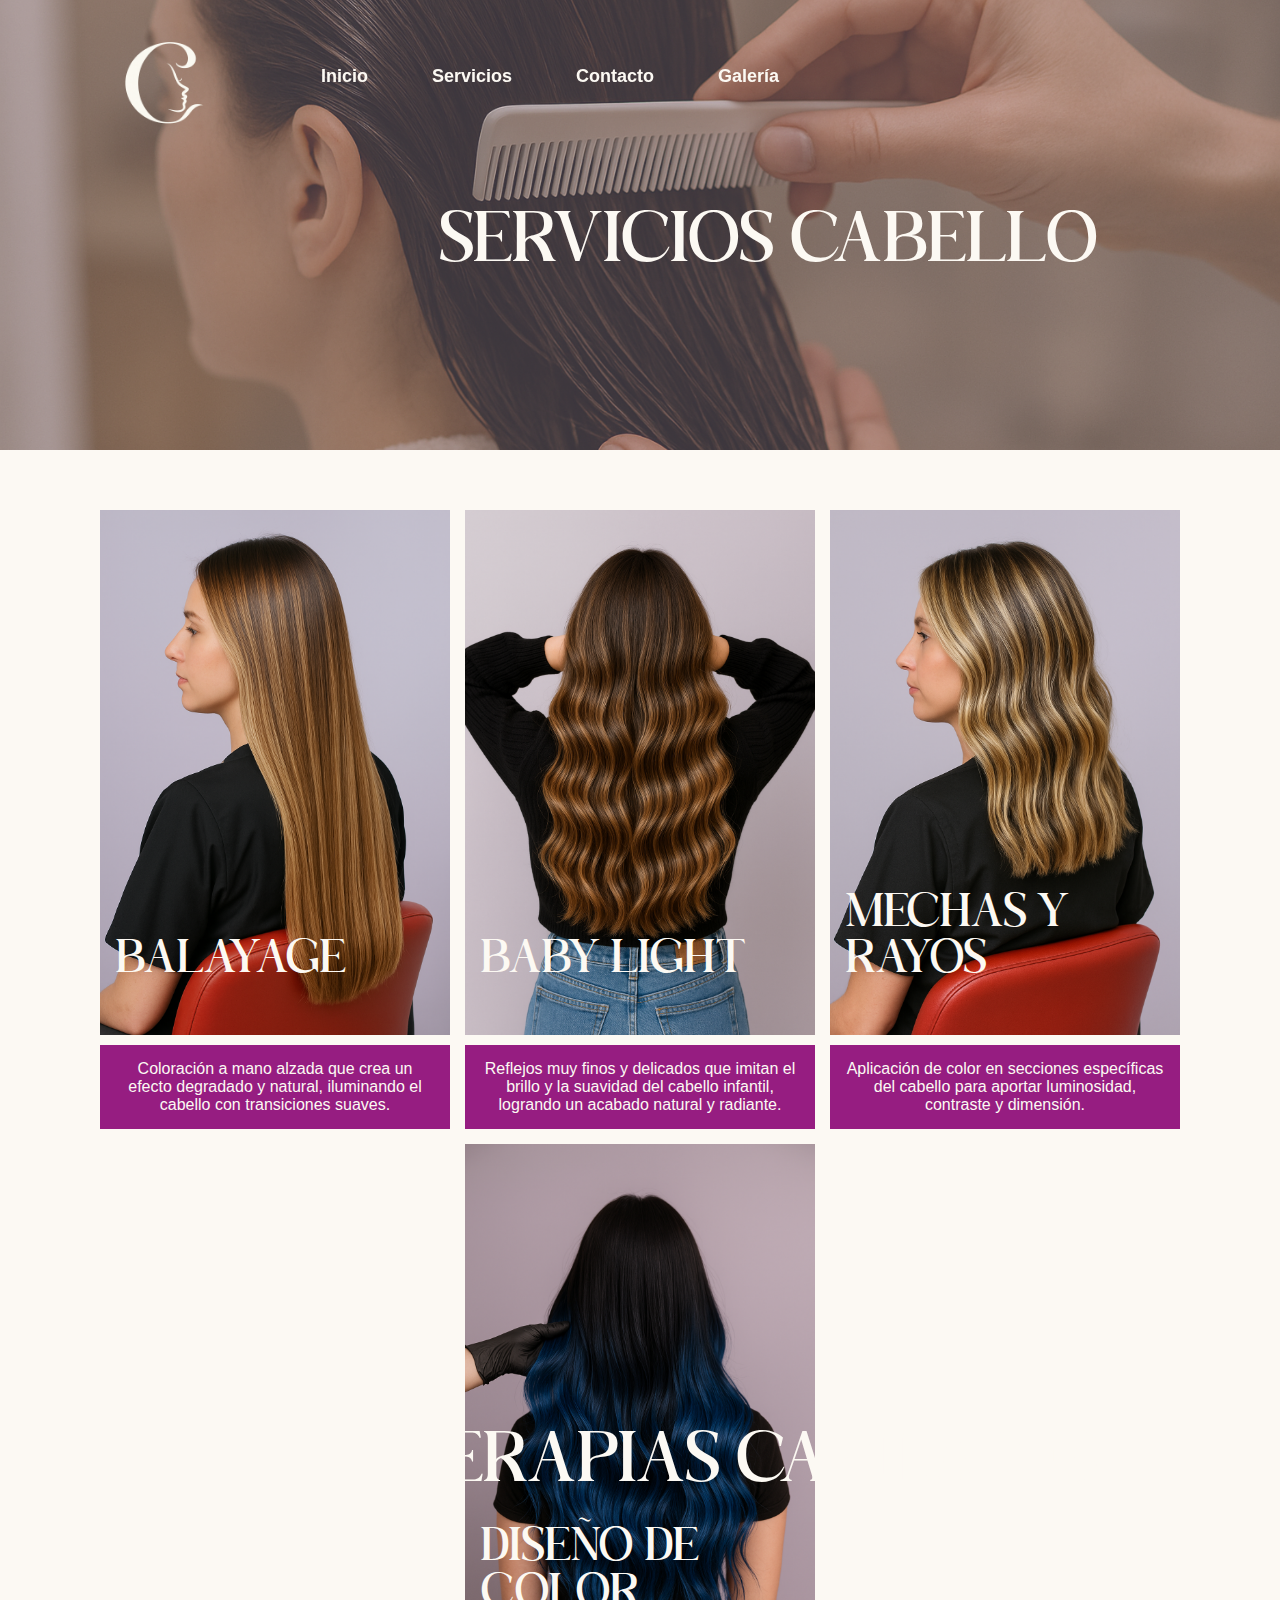
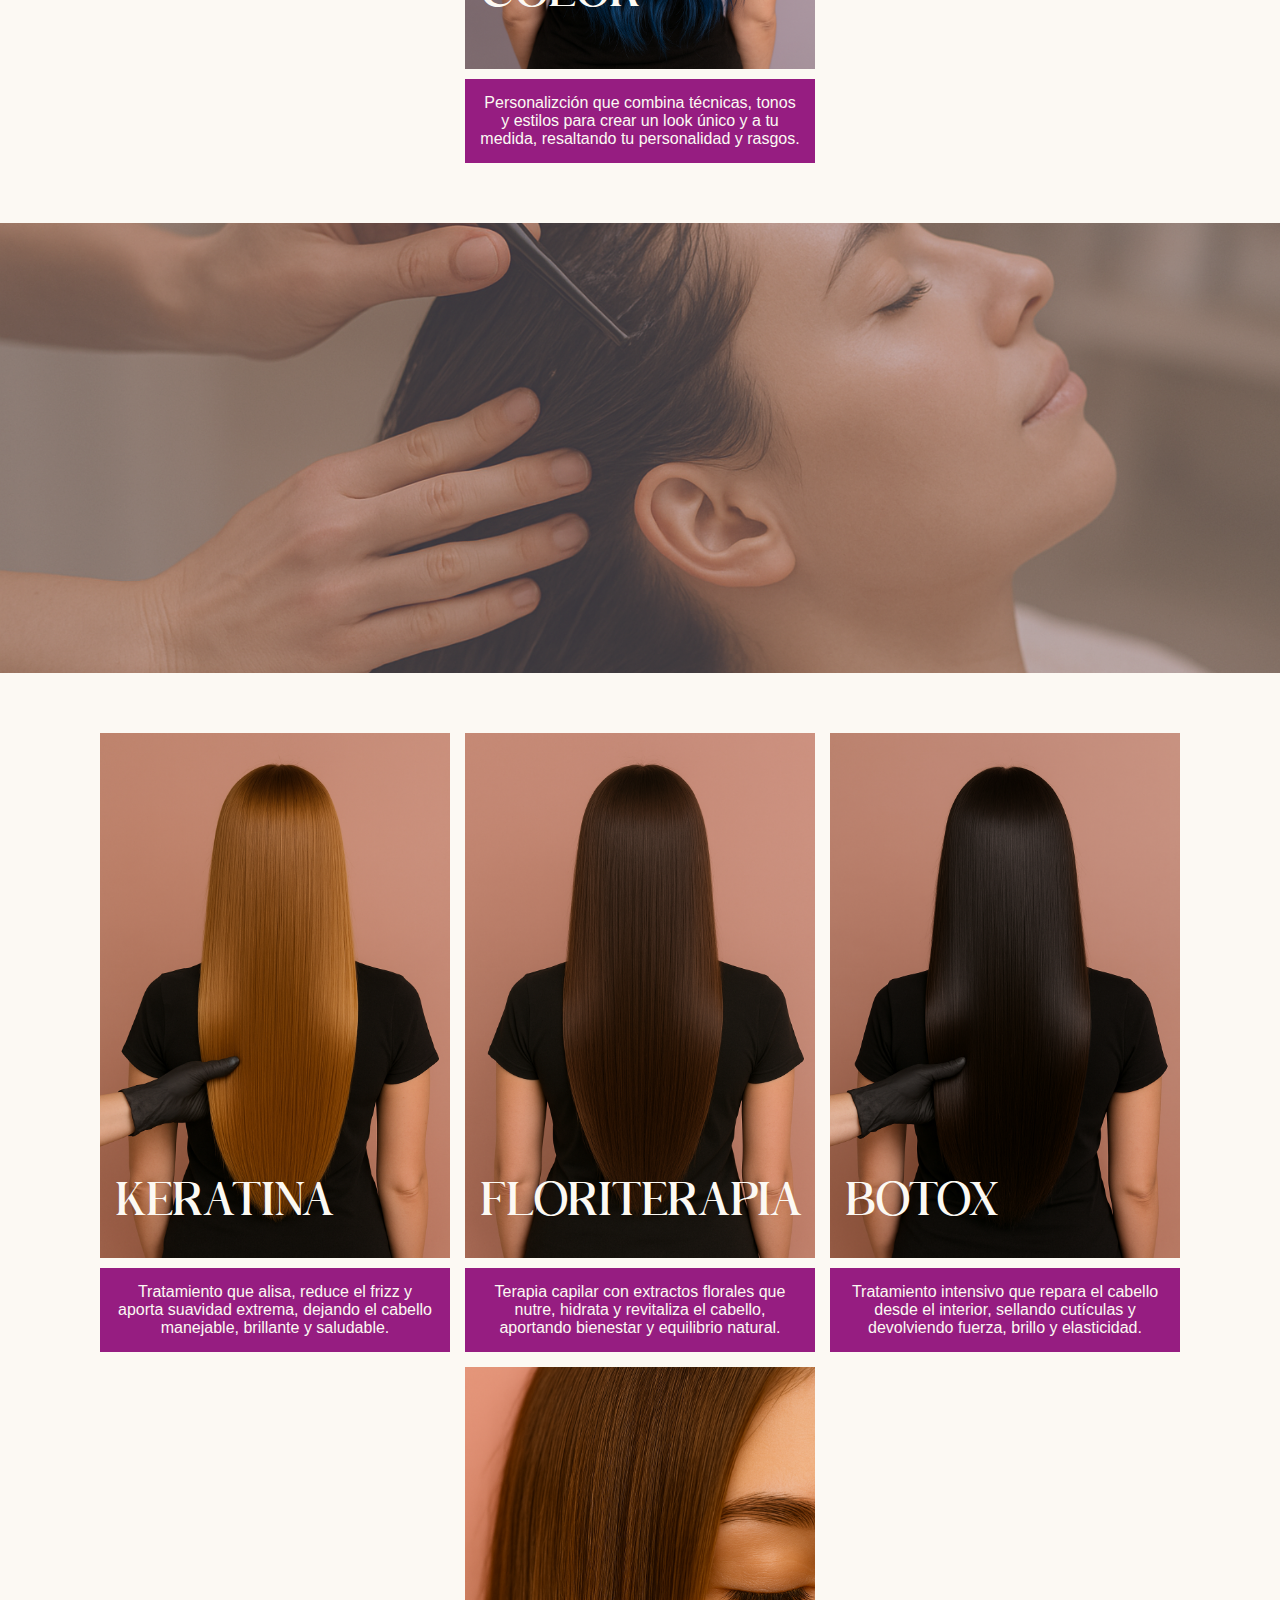
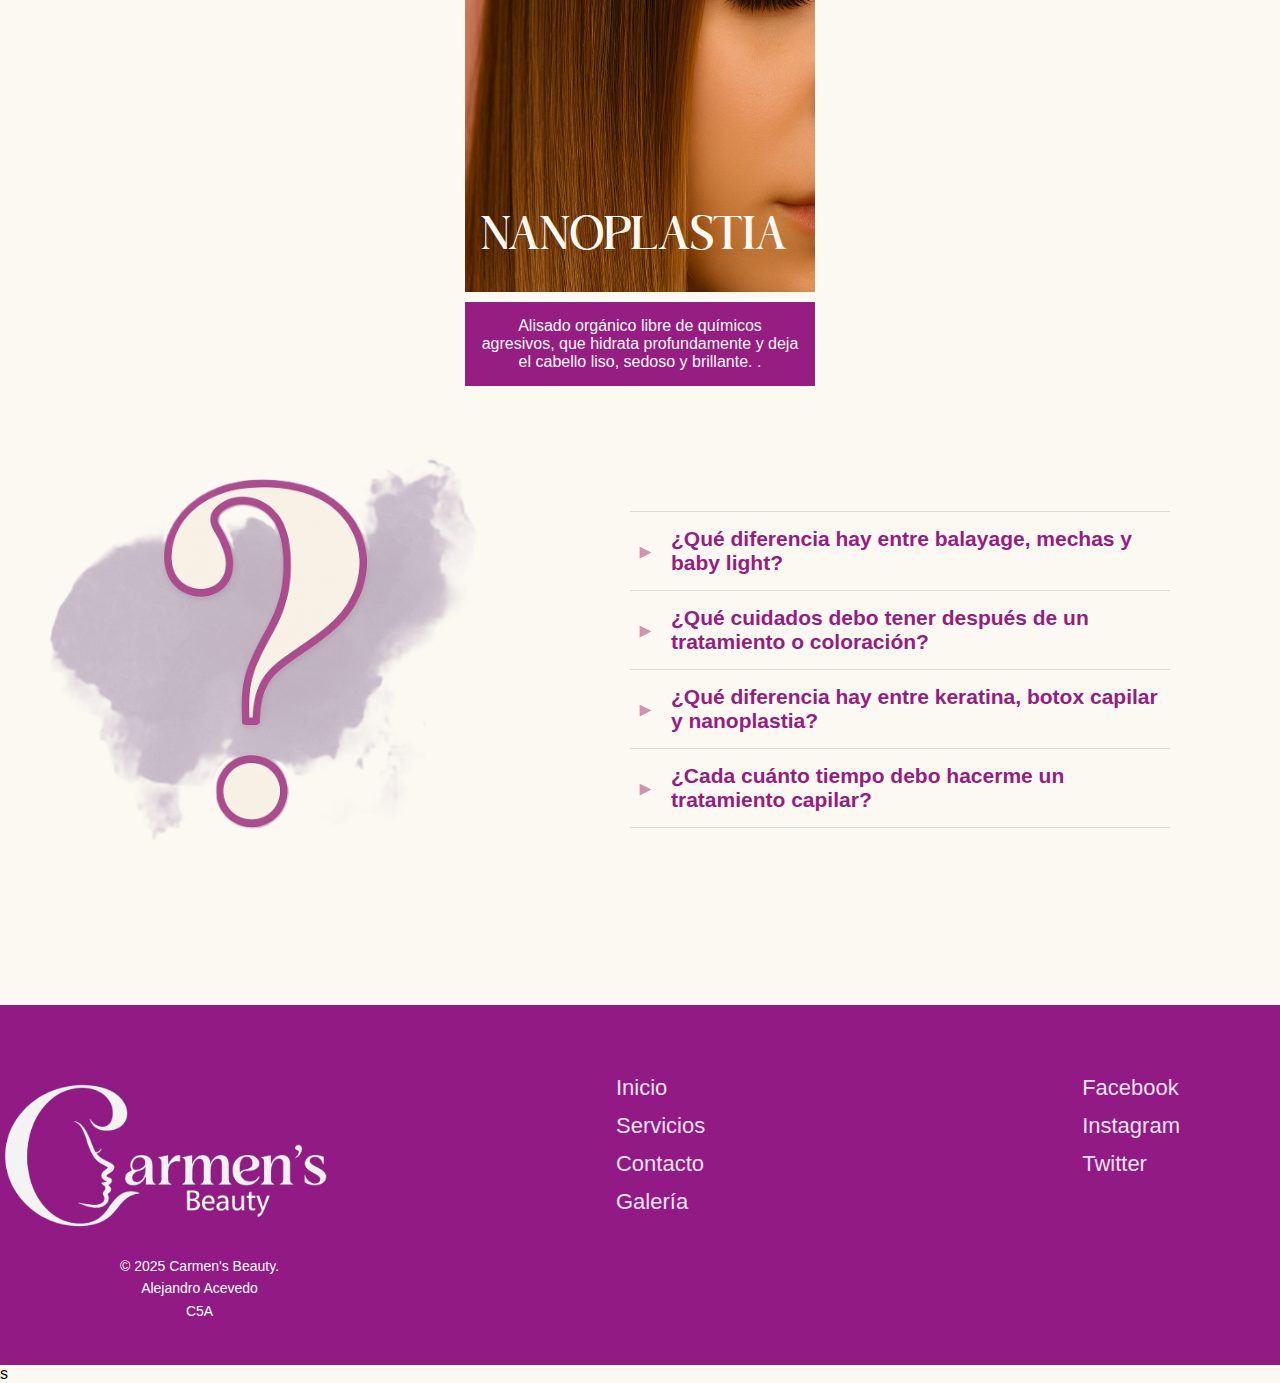
<file: cabello.html>
<!DOCTYPE html>
<html lang="es">
<head>
  <meta charset="UTF-8" />
  <meta name="viewport" content="width=device-width, initial-scale=1.0" />
  <title>Carmen's Beauty</title>
  <link rel="stylesheet" href="cabello.css">
</head>
<body>
  <!--Header-->
  <header id="main-header">
    <!--NAVLINKS-->
    <nav class="navbar">
      <div class="navbardiv">
        <img class="logo" src="carmen blanco.png" alt="logo"> <!--LOGO-->
        <!--Links en forma de lista-->
        <ul class="navlist">
          <li><a href="index.html">Inicio</a></li>
          <li class="dropdown">
            <a href="servicios.html">Servicios</a>
            <div class="menu">
              <div class="columna">
                <h4>Manicura</h4>
                <a href="manicura.html">Manicura y Pedicura</a>
              </div>
              <div class="columna">
                <h4>Pestañas</h4>
                <a href="pestañas.html">Servicios de pestañas y cejas</a>
              </div>
              <div class="columna">
                <h4>Cabello</h4>
                <a href="cabello.html">Servicios capilares</a>
              </div>
            </div>
          </li>
          <li><a href="ubicacion.html">Contacto</a></li>
          <li><a href="portafolio.html">Galería</a></li>
        </ul>
      </div>
    </nav>
  </header>
<main>

<!--SECCION DE CABELLO-->
  <section class="imagenfondo">
    <img src="capilarpar.png" alt="Imagen de fondo de cabello">
  </section>
  <h1 class="titu">SERVICIOS CABELLO</h1>
  <section class="gallery">
    <div class="card">
      <img src="balayage.png" alt="Summer Vibes" />
      <div class="label">BALAYAGE</div>
      <p class="desc">Coloración a mano alzada que crea un efecto degradado y natural, iluminando el cabello con transiciones suaves.</p>
    </div>

    <div class="card">
      <img src="babylight.png" alt="Casual" />
      <div class="label">BABY LIGHT</div>
      <p class="desc">Reflejos muy finos y delicados que imitan el brillo y la suavidad del cabello infantil, logrando un acabado natural y radiante.</p>
    </div>

    <div class="card">
      <img src="mechas.png" alt="Trendy" />
      <div class="label">MECHAS Y RAYOS</div>
      <p class="desc">Aplicación de color en secciones específicas del cabello para aportar luminosidad, contraste y dimensión.
      </p>
    </div>

    <div class="card">
      <img src="diseño.png" alt="Trendy" />
      <div class="label">DISEÑO DE COLOR</div>
      <p class="desc">Personalizción que combina técnicas, tonos y estilos para crear un look único y a tu medida, resaltando tu personalidad y rasgos.
      </p>
    </div>
  </section>

  <!--SECCION DE terapias-->
  <section class="imagenfondo">
    <img src="capilarpar1.png" alt="Imagen de fondo de pestañas">
  </section>
    <h1 class="tito">TERAPIAS CAPILARES</h1>
  <section class="gallery">
    <div class="card">
      <img src="floriterapia.png" alt="Summer Vibes" />
      <div class="label lbl">KERATINA</div>
      <p class="desc">Tratamiento que alisa, reduce el frizz y aporta suavidad extrema, dejando el cabello manejable, brillante y saludable.</p>
    </div>
    <div class="card">
      <img src="botox.png" alt="Trendy" />
      <div class="label lbl">FLORITERAPIA</div>
      <p class="desc">Terapia capilar con extractos florales que nutre, hidrata y revitaliza el cabello, aportando bienestar y equilibrio natural.
</p>
    </div>
    <div class="card">
      <img src="keratina.png" alt="Casual" />
      <div class="label lbl">BOTOX</div>
      <p class="desc">Tratamiento intensivo que repara el cabello desde el interior, sellando cutículas y devolviendo fuerza, brillo y elasticidad.</p>
    </div>

    <div class="card">
      <img src="nano.png" alt="Casual" />
      <div class="label lbl">NANOPLASTIA</div>
      <p class="desc">Alisado orgánico libre de químicos agresivos, que hidrata profundamente y deja el cabello liso, sedoso y brillante.

.</p>
    </div>


  
<section class="dudas">
  <div class="faq-container">
    <div class="faq-image">
      <img src="pregunta.png" alt="Pregunta" />
    </div>

    <div class="faq-accordion">
      <div class="faq-item">
        <input type="checkbox" id="faq1" />
        <label for="faq1">¿Qué diferencia hay entre balayage, mechas y baby light?</label>
        <div class="faq-content">
          <p>El <b>balayage</b> crea un degradado natural a mano alzada, <b>las mechas</b> aportan luminosidad en secciones más marcadas, y <b>los baby light</b> son reflejos finos y delicados que imitan el brillo natural del cabello infantil.</p>
        </div>
      </div>

      <div class="faq-item">
        <input type="checkbox" id="faq2" />
        <label for="faq2">¿Qué cuidados debo tener después de un tratamiento o coloración?</label>
        <div class="faq-content">
          <p>Usar shampoo y acondicionador <b>sin sal ni sulfatos</b>, aplicar mascarillas nutritivas y <b>evitar</b> herramientas de calor excesivo.</p>
        </div>
      </div>

      <div class="faq-item">
        <input type="checkbox" id="faq4" />
        <label for="faq4"> ¿Qué diferencia hay entre keratina, botox capilar y nanoplastia?</label>
        <div class="faq-content">
          <p><b>La keratina</b> alisa y reduce el frizz, <b>el botox</b> capilar repara y nutre sin alisar, y la <b>nanoplastia orgánica</b> hidrata y alisa de forma natural con ingredientes orgánicos.</p>
        </div>
      </div>

        <div class="faq-item">
            <input type="checkbox" id="faq5" />
            <label for="faq5">¿Cada cuánto tiempo debo hacerme un tratamiento capilar?</label>
            <div class="faq-content">
            <p>Se recomienda realizar tratamientos capilares cada <b>4 a 6 semanas</b> para mantener el cabello saludable y nutrido.</p>
            </div>
    </div>
  </div>
</section>

</main>



  <footer>
    <div class="footer">
      <p>&copy; 2025 Carmen's Beauty. <br>Alejandro Acevedo <br>C5A</p>
      <ul class="footerlinks">
        <li><a href="index.html">Inicio</a></li>
        <li><a href="servicios.html">Servicios</a></li>
        <li><a href="ubicacion.html">Contacto</a></li>
        <li><a href="portafolio.html">Galería</a></li>
      </ul>
      <ul class="social-links">
        <li><a href="#">Facebook</a></li>
        <li><a href="#">Instagram</a></li>
        <li><a href="#">Twitter</a></li>
      </ul>
      <img class="logofooter" src="logoblanco.png" alt="logo footer">
    </div>
  </footer>s

  <script>
    window.addEventListener('scroll', function () {
      const header = document.getElementById('main-header');
      const logo = document.querySelector('.logo');
      if (window.scrollY > 50) {
        header.classList.add('scrolled');
        logo.src = "isotipo logo.png"; // Cambia a isotipo al hacer scroll
      } else {
        header.classList.remove('scrolled');
        logo.src = "carmen blanco.png"; // Vuelve al logo blanco al subir
      }
    });
  </script>

  <button id="scrollTopBtn" title="Subir" aria-label="Subir al inicio">&#8679;</button>
  <script>
    window.addEventListener('scroll', function() {
      const btn = document.getElementById('scrollTopBtn');
      if (window.scrollY > window.innerHeight / 2) {
        btn.style.display = 'block';
      } else {
        btn.style.display = 'none';
      }
    });
    document.getElementById('scrollTopBtn').onclick = function() {
      window.scrollTo({ top: 0, behavior: 'smooth' });
    };
  </script>
</body>
</html>
</file>
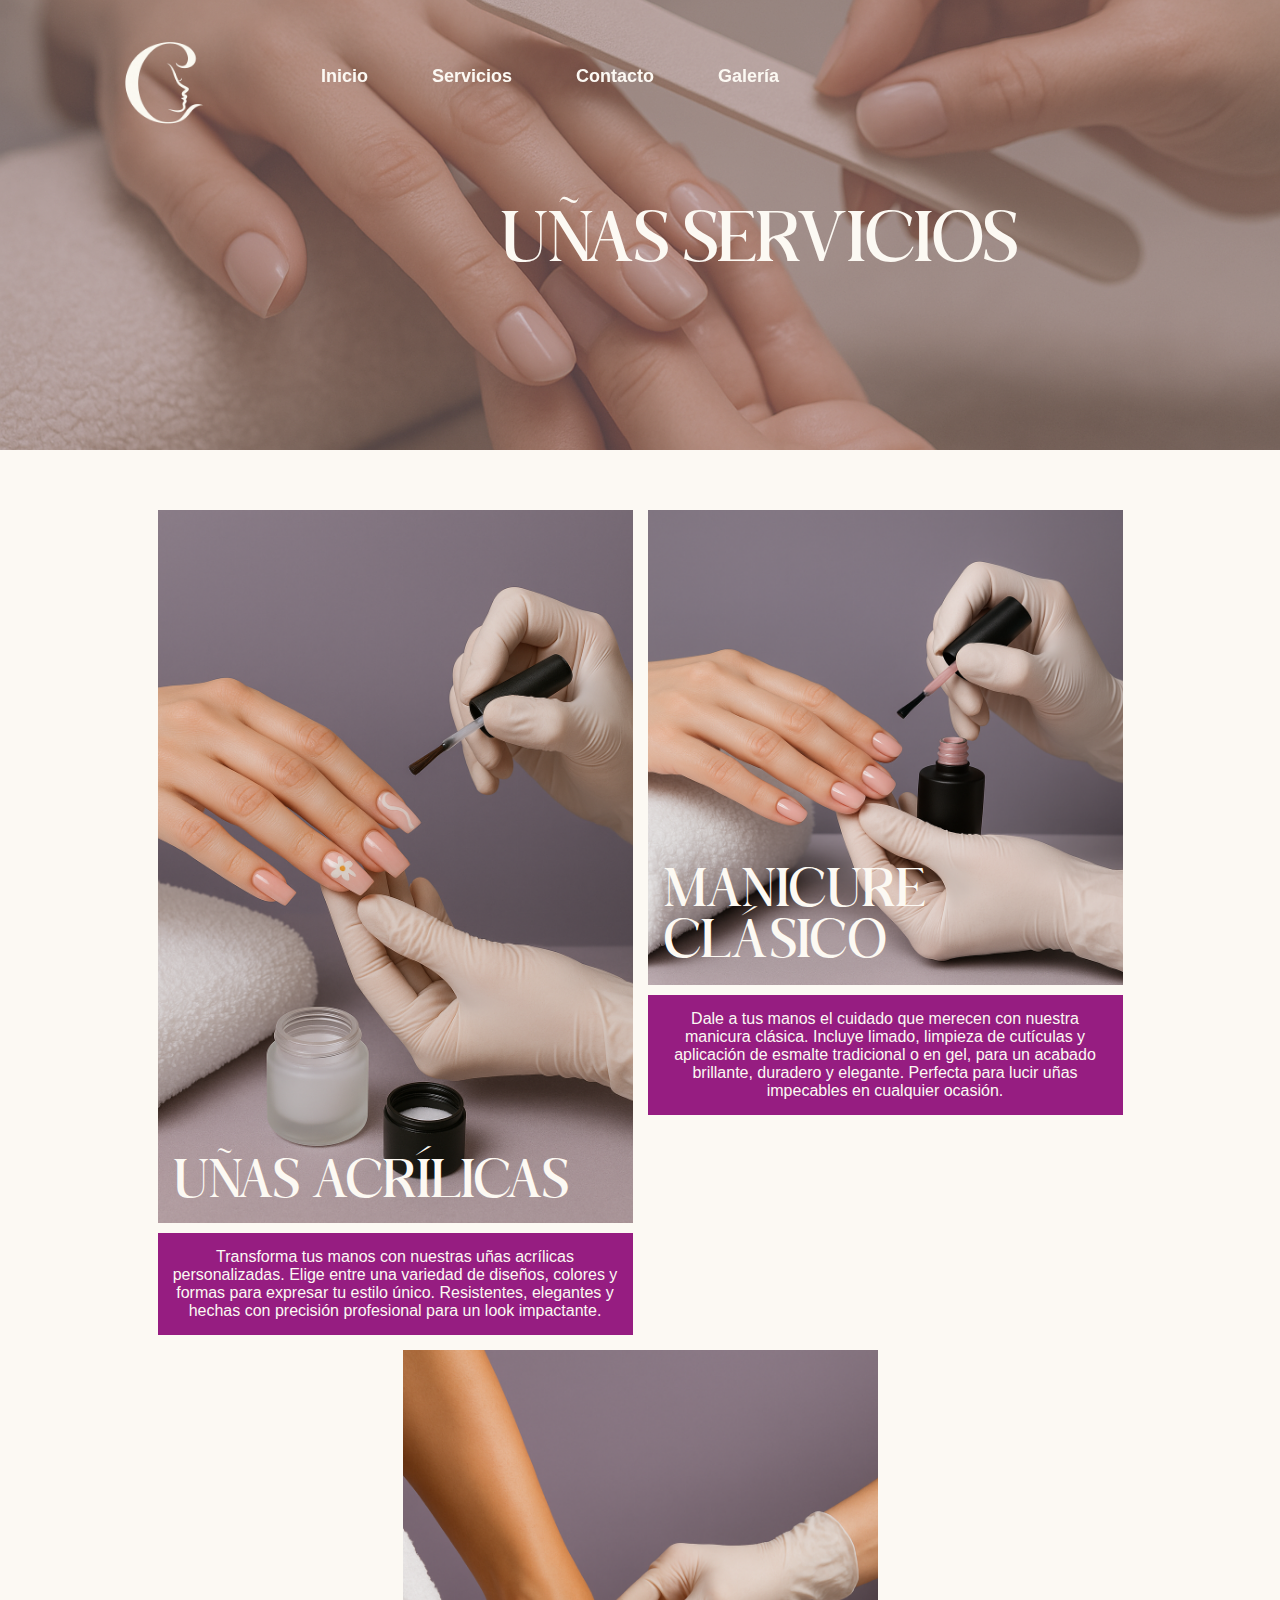
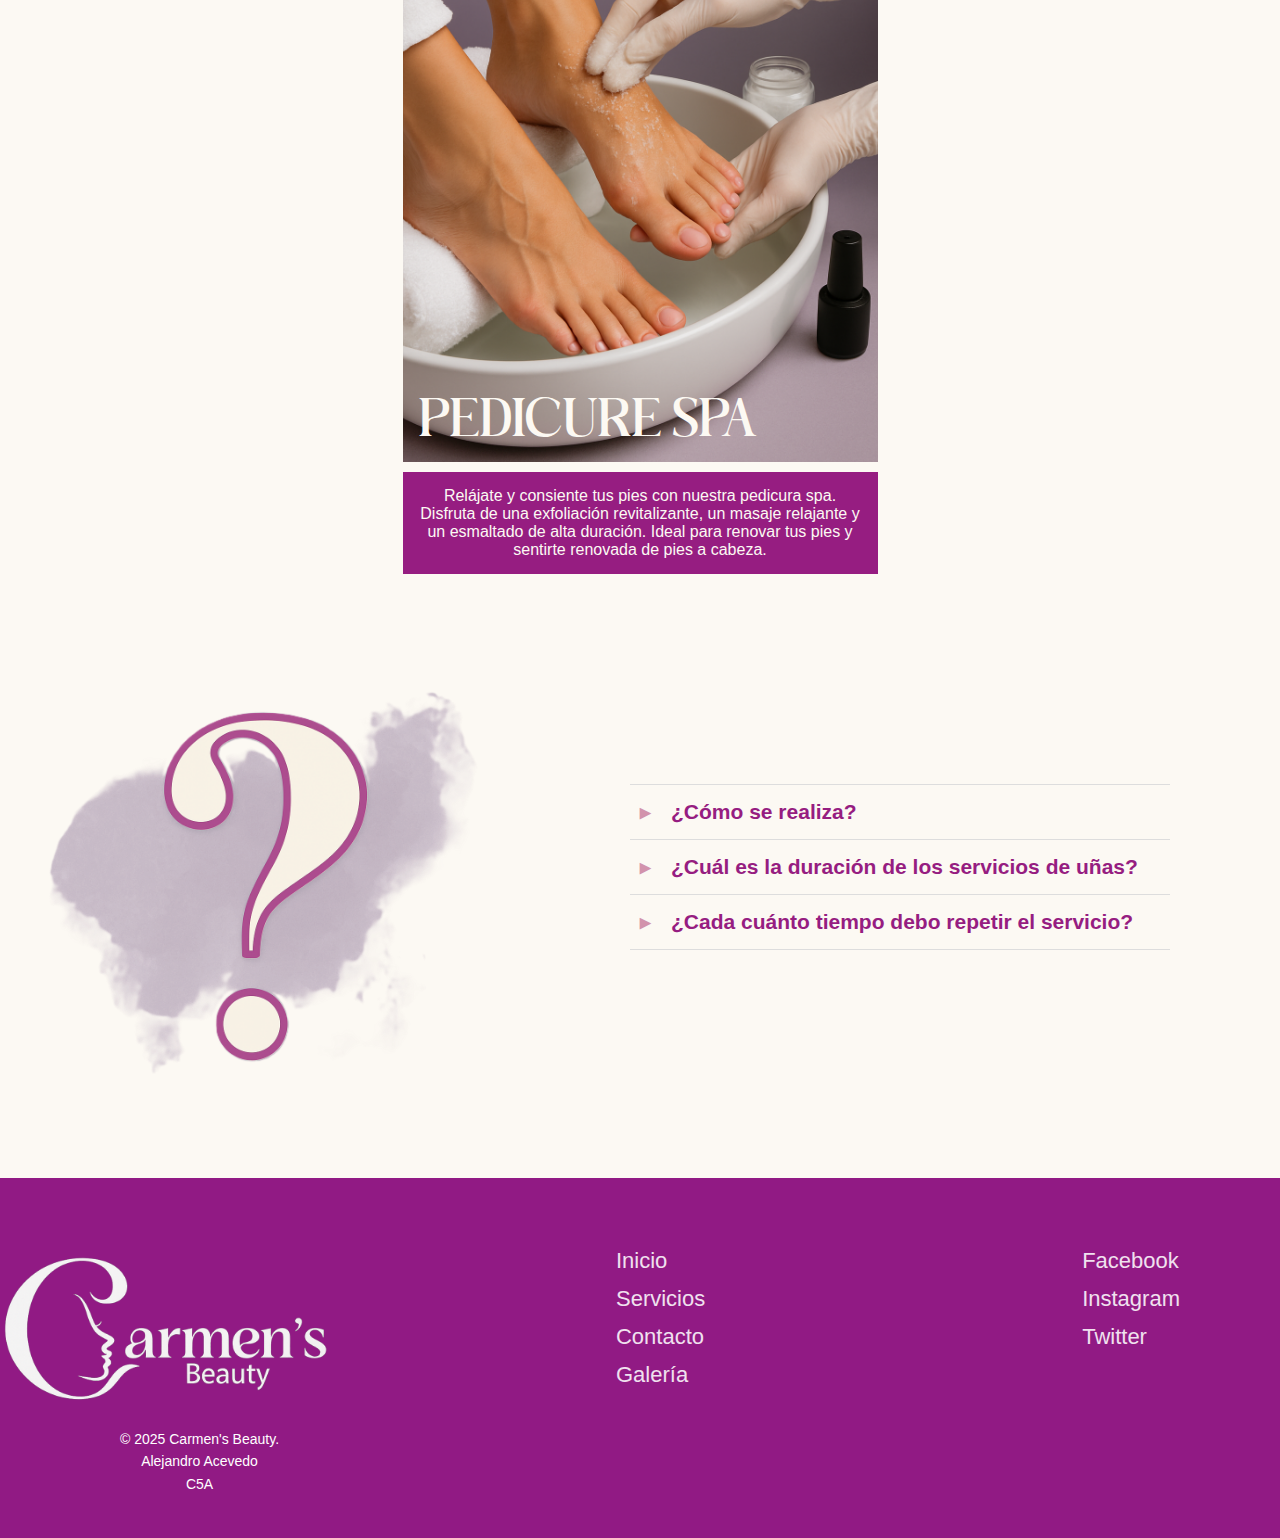
<file: manicura.html>
<!DOCTYPE html>
<html lang="es">
<head>
  <meta charset="UTF-8" />
  <meta name="viewport" content="width=device-width, initial-scale=1.0" />
  <title>Carmen's Beauty</title>
  <link rel="stylesheet" href="manicura.css">
</head>
<body>
  <!--Header-->
  <header id="main-header">
    <!--NAVLINKS-->
    <nav class="navbar">
      <div class="navbardiv">
        <img class="logo" src="carmen blanco.png" alt="logo"> <!--LOGO-->
        <!--Links en forma de lista-->
        <ul class="navlist">
          <li><a href="index.html">Inicio</a></li>
          <li class="dropdown">
            <a href="servicios.html">Servicios</a>
            <div class="menu">
              <div class="columna">
                <h4>Manicura</h4>
                <a href="manicura.html">Manicura y Pedicura</a>
              </div>
              <div class="columna">
                <h4>Pestañas y Cejas</h4>
                <a href="pestañas.html">Servicios de pestañas y cejas</a>
              </div>
              <div class="columna">
                <h4>Cabello</h4>
                <a href="cabello.html">Servicios capilares</a>
              </div>
            </div>
          </li>
          <li><a href="ubicacion.html">Contacto</a></li>
          <li><a href="portafolio.html">Galería</a></li>
        </ul>
      </div>
    </nav>
  </header>
<main>
  <section class="imagenfondo">
    <img src="manicurepar.png" alt="Imagen de fondo de manicura">
  </section>
  <h1 class="titu">UÑAS SERVICIOS</h1>
  <section class="gallery">
    <div class="card">
      <img src="acrilic.png" alt="Summer Vibes" />
      <div class="label">UÑAS ACRÍLICAS</div>
      <p class="desc">Transforma tus manos con nuestras uñas acrílicas personalizadas. Elige entre una variedad de diseños, colores y formas para expresar tu estilo único. Resistentes, elegantes y hechas con precisión profesional para un look impactante.</p>
    </div>
    <div class="card">
      <img src="gelish.png" alt="Trendy" />
      <div id="mani" class="label">MANICURE CLÁSICO</div>
      <p class="desc">Dale a tus manos el cuidado que merecen con nuestra manicura clásica. Incluye limado, limpieza de cutículas y aplicación de esmalte tradicional o en gel, para un acabado brillante, duradero y elegante. Perfecta para lucir uñas impecables en cualquier ocasión.

</p>
    </div>
    <div class="card">
      <img src="pedcurespa.png" alt="Casual" />
      <div class="label">PEDICURE SPA</div>
      <p class="desc">Relájate y consiente tus pies con nuestra pedicura spa. Disfruta de una exfoliación revitalizante, un masaje relajante y un esmaltado de alta duración. Ideal para renovar tus pies y sentirte renovada de pies a cabeza.</p>
    </div>
  </section>


  
<section class="dudas">
  <div class="faq-container">
    <div class="faq-image">
      <img src="pregunta.png" alt="Pregunta" />
    </div>

    <div class="faq-accordion">
      <div class="faq-item">
        <input type="checkbox" id="faq1" />
        <label for="faq1">¿Cómo se realiza?</label>
        <div class="faq-content">
          <p>El manicure comienza con la <b>limpieza de las uñas y manos.</b> Se remueve el esmalte anterior (si lo hay), se recorta y da forma a las uñas, y se empujan o eliminan las cutículas. Luego se realiza una <b>exfoliación suave</b> y se hidratan las manos. Finalmente, se aplica el esmalte elegido (tradicional, semipermanente o en gel).</p>
        </div>
      </div>

      <div class="faq-item">
        <input type="checkbox" id="faq2" />
        <label for="faq2">¿Cuál es la duración de los servicios de uñas?</label>
        <div class="faq-content">
          <p>El procedimiento suele tardar <b>entre 30 a 45 minutos</b>, dependiendo del tipo de esmalte y si se incluye algún tratamiento adicional (como parafortina, masajes o decoración).</p>
        </div>
      </div>

      <div class="faq-item">
        <input type="checkbox" id="faq4" />
        <label for="faq4">¿Cada cuánto tiempo debo repetir el servicio?</label>
        <div class="faq-content">
          <p>Se recomienda realizar el manicure <b>cada 2 o 3 semanas</b>, dependiendo del crecimiento de la uña y el tipo de esmalte utilizado.

</p>
        </div>
      </div>
    </div>
  </div>
</section>

</main>



  <footer>
    <div class="footer">
      <p>&copy; 2025 Carmen's Beauty. <br>Alejandro Acevedo <br>C5A</p>
      <ul class="footerlinks">
        <li><a href="index.html">Inicio</a></li>
        <li><a href="servicios.html">Servicios</a></li>
        <li><a href="ubicacion.html">Contacto</a></li>
        <li><a href="portafolio.html">Galería</a></li>
      </ul>
      <ul class="social-links">
        <li><a href="#">Facebook</a></li>
        <li><a href="#">Instagram</a></li>
        <li><a href="#">Twitter</a></li>
      </ul>
      <img class="logofooter" src="logoblanco.png" alt="logo footer">
    </div>
  </footer>

  <script>
    window.addEventListener('scroll', function () {
      const header = document.getElementById('main-header');
      const logo = document.querySelector('.logo');
      if (window.scrollY > 50) {
        header.classList.add('scrolled');
        logo.src = "isotipo logo.png"; // Cambia a isotipo al hacer scroll
      } else {
        header.classList.remove('scrolled');
        logo.src = "carmen blanco.png"; // Vuelve al logo blanco al subir
      }
    });
  </script>

  <button id="scrollTopBtn" title="Subir" aria-label="Subir al inicio">&#8679;</button>
  <script>
    window.addEventListener('scroll', function() {
      const btn = document.getElementById('scrollTopBtn');
      if (window.scrollY > window.innerHeight / 2) {
        btn.style.display = 'block';
      } else {
        btn.style.display = 'none';
      }
    });
    document.getElementById('scrollTopBtn').onclick = function() {
      window.scrollTo({ top: 0, behavior: 'smooth' });
    };
  </script>
</body>
</html>
</file>
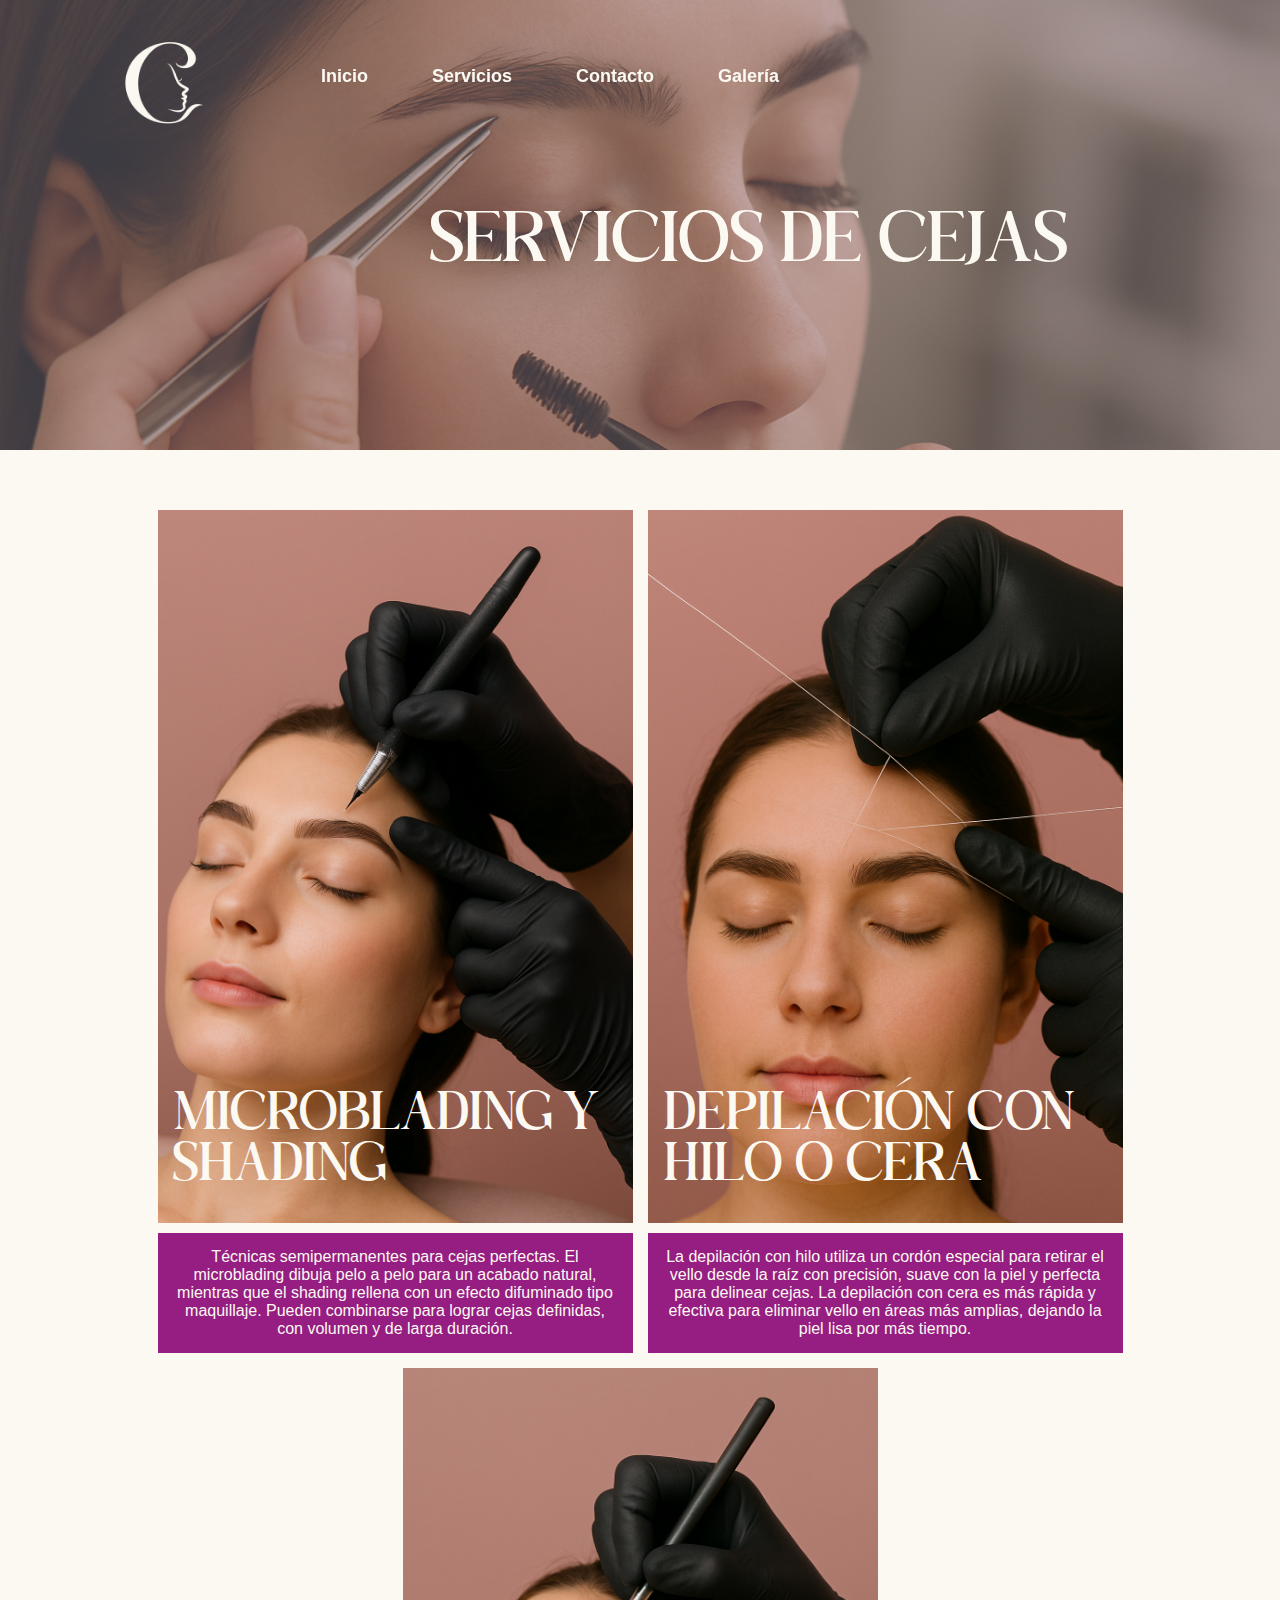
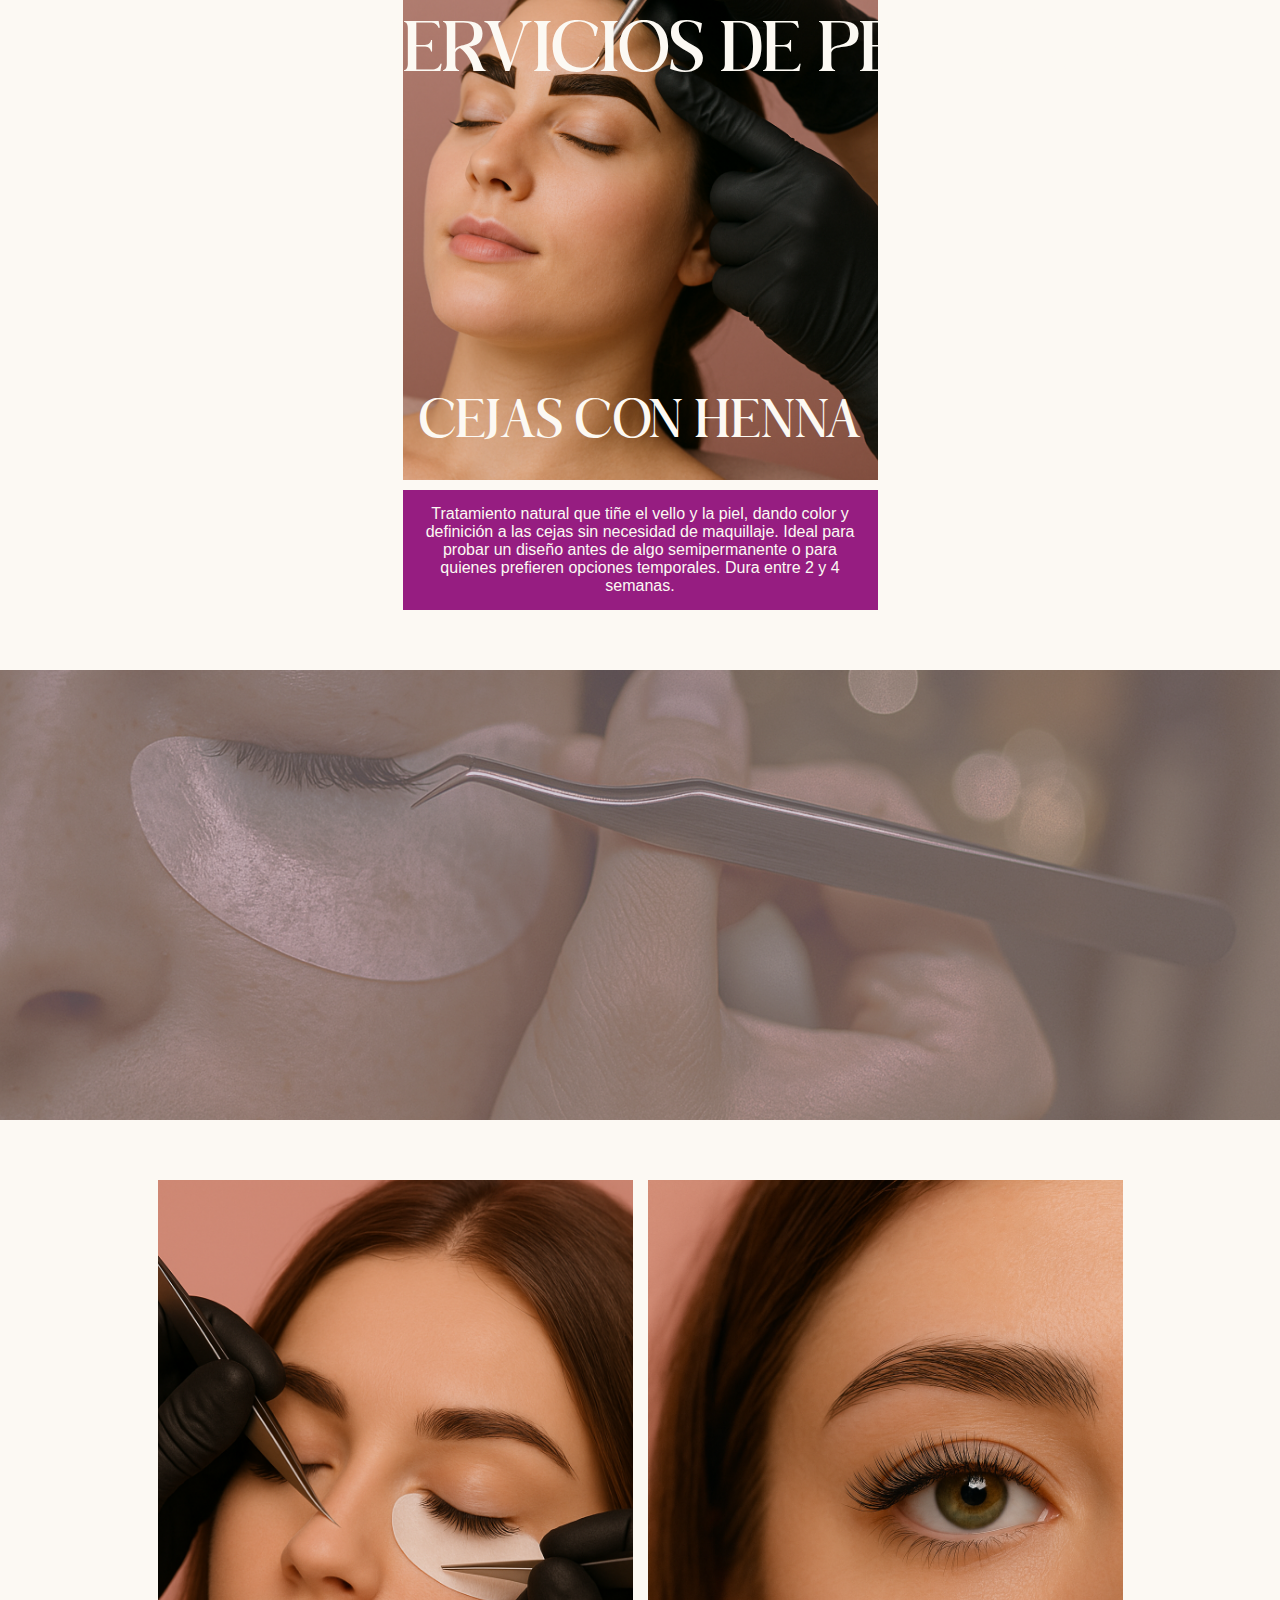
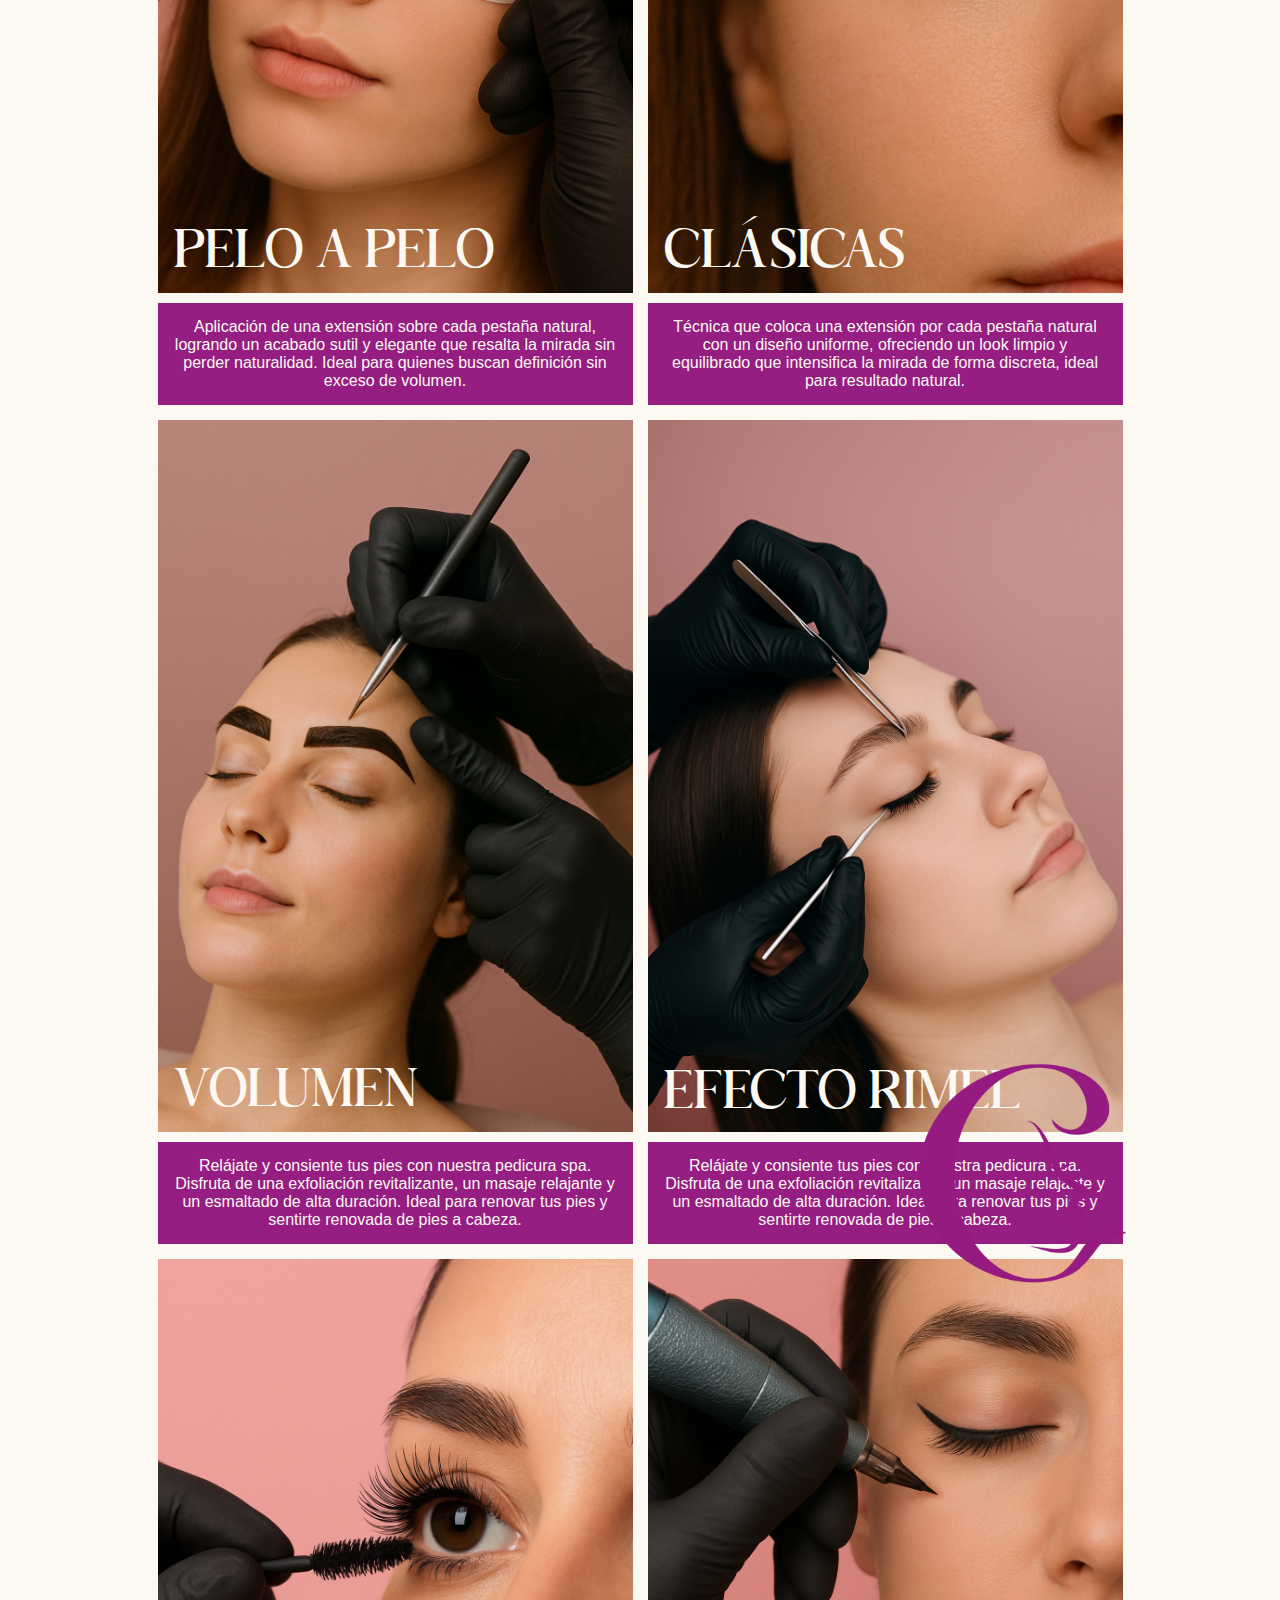
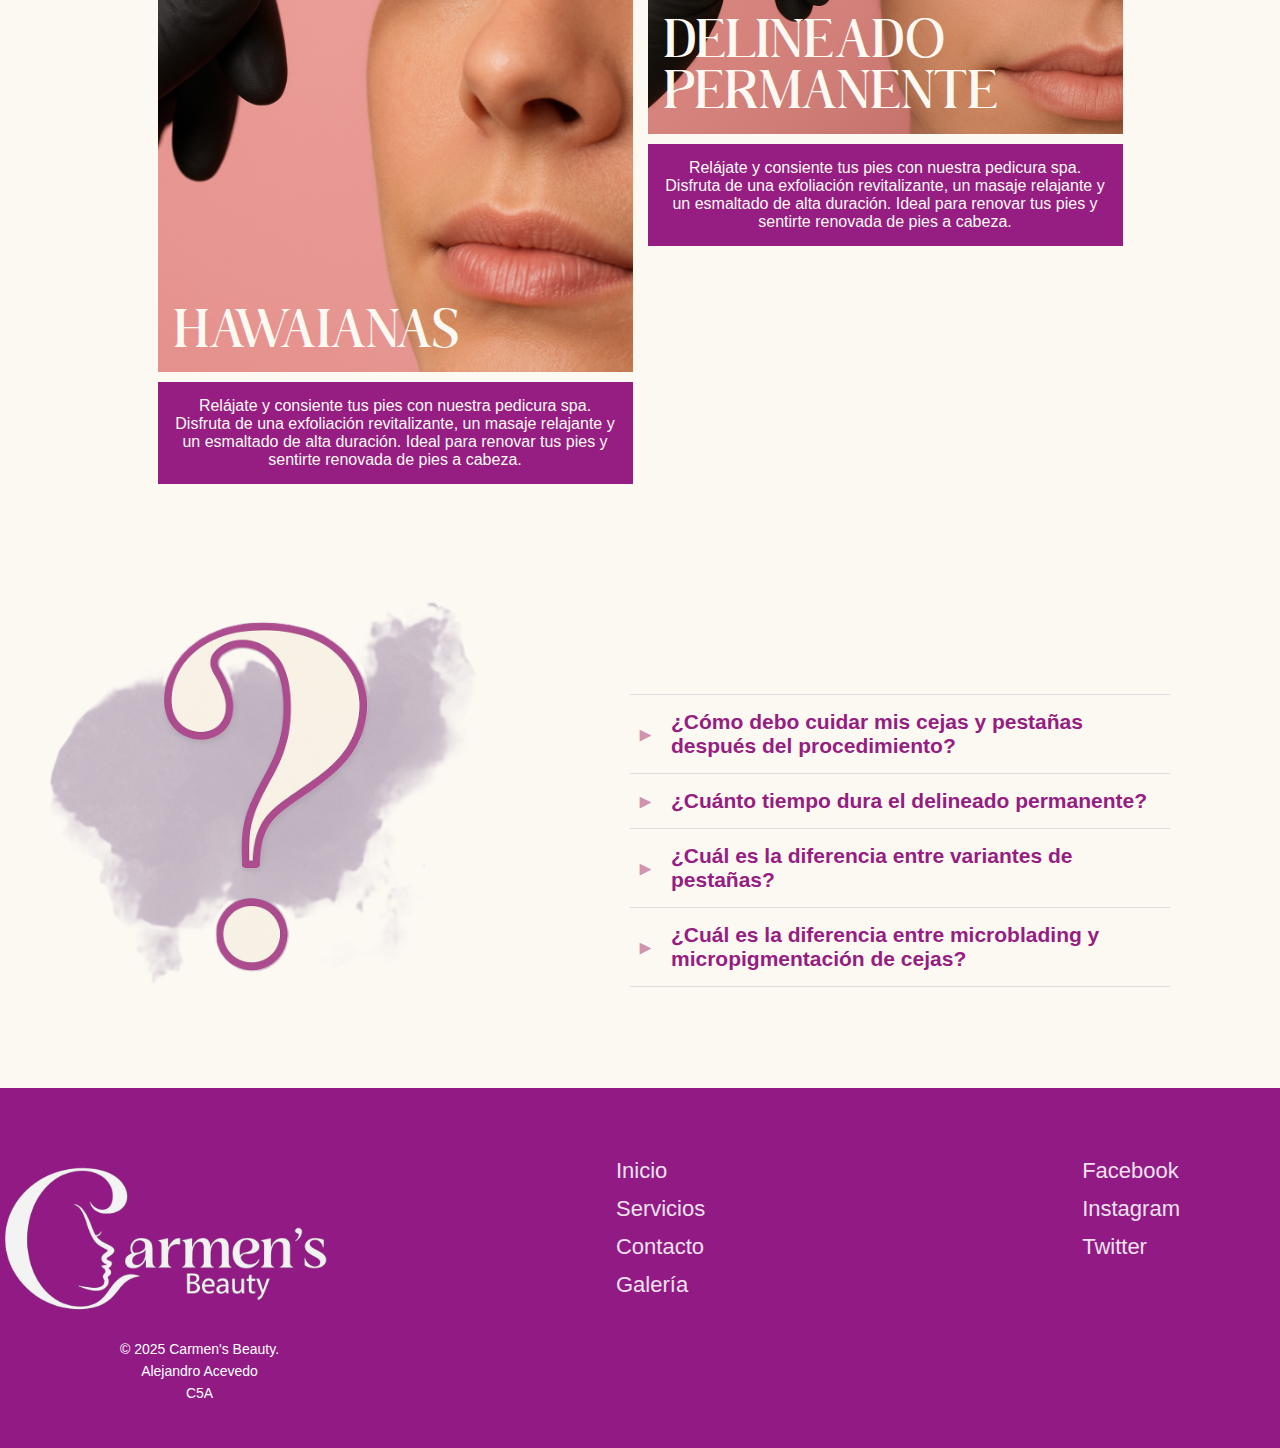
<file: pestañas.html>
<!DOCTYPE html>
<html lang="es">
<head>
  <meta charset="UTF-8" />
  <meta name="viewport" content="width=device-width, initial-scale=1.0" />
  <title>Carmen's Beauty</title>
  <link rel="stylesheet" href="pestañas.css">
</head>
<body>
  <!--Header-->
  <header id="main-header">
    <!--NAVLINKS-->
    <nav class="navbar">
      <div class="navbardiv">
        <img class="logo" src="carmen blanco.png" alt="logo"> <!--LOGO-->
        <!--Links en forma de lista-->
        <ul class="navlist">
          <li><a href="index.html">Inicio</a></li>
          <li class="dropdown">
            <a href="servicios.html">Servicios</a>
            <div class="menu">
              <div class="columna">
                <h4>Manicura</h4>
                <a href="manicura.html">Manicura y Pedicura</a>
              </div>
              <div class="columna">
                <h4>Pestañas</h4>
                <a href="pestañas.html">Servicios de pestañas y cejas</a>
              </div>
              <div class="columna">
                <h4>Cabello</h4>
                <a href="cabello.html">Servicios capilares</a>
              </div>
            </div>
          </li>
          <li><a href="ubicacion.html">Contacto</a></li>
          <li><a href="portafolio.html">Galería</a></li>
        </ul>
      </div>
    </nav>
  </header>
<main>
  <!--SECCION DE CEJAS-->

  <section class="imagenfondo">
    <img src="cejaspar.png" alt="Imagen de fondo de manicura">
  </section>
  <h1 class="titu">SERVICIOS DE CEJAS</h1>
  <section class="gallery">
    <div class="card">
      <img src="microblading.png" alt="Summer Vibes" />
      <div class="label">MICROBLADING Y SHADING</div>
      <p class="desc">Técnicas semipermanentes para cejas perfectas. El microblading dibuja pelo a pelo para un acabado natural, mientras que el shading rellena con un efecto difuminado tipo maquillaje. Pueden combinarse para lograr cejas definidas, con volumen y de larga duración.</p>
    </div>
    <div class="card">
      <img src="hilo.png" alt="Trendy" />
      <div id="mani" class="label">DEPILACIÓN CON HILO O CERA</div>
      <p class="desc">La depilación con hilo utiliza un cordón especial para retirar el vello desde la raíz con precisión, suave con la piel y perfecta para delinear cejas. La depilación con cera es más rápida y efectiva para eliminar vello en áreas más amplias, dejando la piel lisa por más tiempo.

</p>
    </div>
    <div class="card">
      <img src="henna.png" alt="Casual" />
      <div class="label">CEJAS CON HENNA</div>
      <p class="desc">Tratamiento natural que tiñe el vello y la piel, dando color y definición a las cejas sin necesidad de maquillaje. Ideal para probar un diseño antes de algo semipermanente o para quienes prefieren opciones temporales. Dura entre 2 y 4 semanas.</p>
    </div>
  </section>

<!--SECCION DE PESTAÑAS-->
  <section class="imagenfondo">
    <img src="pestañaspar.png" alt="Imagen de fondo de pestañas">
  </section>
    <h1 class="tito">SERVICIOS DE PESTAÑAS</h1>
  <section class="gallery">
    <div class="card">
      <img src="peloapelo.png" alt="Summer Vibes" />
      <div class="label lbl">PELO A PELO</div>
      <p class="desc">Aplicación de una extensión sobre cada pestaña natural, logrando un acabado sutil y elegante que resalta la mirada sin perder naturalidad. Ideal para quienes buscan definición sin exceso de volumen.</p>
    </div>
    <div class="card">
      <img src="clasico.png" alt="Trendy" />
      <div id="mani" class="label lbl">CLÁSICAS</div>
      <p class="desc">Técnica que coloca una extensión por cada pestaña natural con un diseño uniforme, ofreciendo un look limpio y equilibrado que intensifica la mirada de forma discreta, ideal para resultado natural.
</p>
    </div>
    <div class="card">
      <img src="henna.png" alt="Casual" />
      <div class="label lbl">VOLUMEN</div>
      <p class="desc">Relájate y consiente tus pies con nuestra pedicura spa. Disfruta de una exfoliación revitalizante, un masaje relajante y un esmaltado de alta duración. Ideal para renovar tus pies y sentirte renovada de pies a cabeza.</p>
    </div>

    <div class="card">
      <img src="rimel.png" alt="Casual" />
      <div class="label" id="ulti2">EFECTO RIMEL</div>
      <p class="desc">Relájate y consiente tus pies con nuestra pedicura spa. Disfruta de una exfoliación revitalizante, un masaje relajante y un esmaltado de alta duración. Ideal para renovar tus pies y sentirte renovada de pies a cabeza.</p>
    
    </div>

    <div class="card">
      <img src="hawas.png" alt="Casual" />
      <div class="label" id="ulti1">HAWAIANAS</div>
      <p class="desc">Relájate y consiente tus pies con nuestra pedicura spa. Disfruta de una exfoliación revitalizante, un masaje relajante y un esmaltado de alta duración. Ideal para renovar tus pies y sentirte renovada de pies a cabeza.</p>
    </div>
    <div class="card">
      <img src="deli.png" alt="Casual" />
      <div class="label" id="ulti">DELINEADO PERMANENTE</div>
      <p class="desc">Relájate y consiente tus pies con nuestra pedicura spa. Disfruta de una exfoliación revitalizante, un masaje relajante y un esmaltado de alta duración. Ideal para renovar tus pies y sentirte renovada de pies a cabeza.</p>
    </div>
    <img src="isotipo logo.png" alt="Pestañas" class="carmen">
  </section>

  <!--SECCION DE DUDAS-->

<section class="dudas">
  <div class="faq-container">
    <div class="faq-image">
      <img src="pregunta.png" alt="Pregunta" />
    </div>

    <div class="faq-accordion">
      <div class="faq-item">
        <input type="checkbox" id="faq1" />
        <label for="faq1">¿Cómo debo cuidar mis cejas y pestañas después del procedimiento?</label>
        <div class="faq-content">
          <p>
            <ul>
              <li><b>Mantén</b> la zona limpia y seca durante las primeras <b>24 horas.</b></li>
              <li><b>Evita</b> la exposición directa al sol y al agua caliente.</li>
              <li>No uses productos cosméticos en la zona tratada durante al menos <b>48 horas.</b></li>
            </p>
        </div>
      </div>

      <div class="faq-item">
        <input type="checkbox" id="faq2" />
        <label for="faq2">¿Cuánto tiempo dura el delineado permanente?</label>
        <div class="faq-content">
          <p>Puede durar de <b>2 a 5 años</b>, aunque es recomendable hacer retoques anuales para mantener el color y la definición.</p>
        </div>
      </div>

      <div class="faq-item">
        <input type="checkbox" id="faq4" />
        <label for="faq4">¿Cuál es la diferencia entre variantes de pestañas?</label>
        <div class="faq-content">
          <p>La diferencia entre los tipos de extensiones de pestañas radica en la técnica y el acabado: las <b>pestañas de pelo a pelo</b> consisten en colocar una extensión sobre cada pestaña natural para un look muy natural y definido; <b>el efecto clásicas</b> mantiene este mismo principio, pero con un diseño uniforme que realza la mirada sin exagerar; el <b>efecto rimel</b> busca un acabado similar al del maquillaje con máscara de pestañas, aportando más volumen y definición en la base; y las <b>hawaianas</b> combinan diferentes longitudes y curvaturas para un estilo texturizado, con movimiento y un toque más llamativo.

          </p>
        </div>
      </div>

      <div class="faq-item">
        <input type="checkbox" id="faq5" />
        <label for="faq5">¿Cuál es la diferencia entre microblading y micropigmentación de cejas?</label>
        <div class="faq-content">
          <p><b>Microblading:</b> Se realiza con una pluma manual que dibuja trazos finos imitando el vello natural de la ceja. El acabado es muy realista y suele durar entre 1 y 2 años, dependiendo del tipo de piel y cuidados.

<b>Micropigmentación:</b> Se hace con una máquina especializada que implanta el pigmento de forma más difusa o sombreada, ideal para un efecto maquillaje permanente. Puede durar entre 2 y 5 años y es perfecto para quienes buscan cejas más definidas y rellenas.</p>
        </div>
    </div>
  </div>
</section>

</main>



  <footer>
    <div class="footer">
      <p>&copy; 2025 Carmen's Beauty. <br>Alejandro Acevedo <br>C5A</p>
      <ul class="footerlinks">
        <li><a href="index.html">Inicio</a></li>
        <li><a href="servicios.html">Servicios</a></li>
        <li><a href="ubicacion.html">Contacto</a></li>
        <li><a href="portafolio.html">Galería</a></li>
      </ul>
      <ul class="social-links">
        <li><a href="#">Facebook</a></li>
        <li><a href="#">Instagram</a></li>
        <li><a href="#">Twitter</a></li>
      </ul>
      <img class="logofooter" src="logoblanco.png" alt="logo footer">
    </div>
  </footer>

  <script>
    window.addEventListener('scroll', function () {
      const header = document.getElementById('main-header');
      const logo = document.querySelector('.logo');
      if (window.scrollY > 50) {
        header.classList.add('scrolled');
        logo.src = "isotipo logo.png"; // Cambia a isotipo al hacer scroll
      } else {
        header.classList.remove('scrolled');
        logo.src = "carmen blanco.png"; // Vuelve al logo blanco al subir
      }
    });
  </script>

  <button id="scrollTopBtn" title="Subir" aria-label="Subir al inicio">&#8679;</button>
  <script>
    window.addEventListener('scroll', function() {
      const btn = document.getElementById('scrollTopBtn');
      if (window.scrollY > window.innerHeight / 2) {
        btn.style.display = 'block';
      } else {
        btn.style.display = 'none';
      }
    });
    document.getElementById('scrollTopBtn').onclick = function() {
      window.scrollTo({ top: 0, behavior: 'smooth' });
    };
  </script>
</body>
</html>
</file>
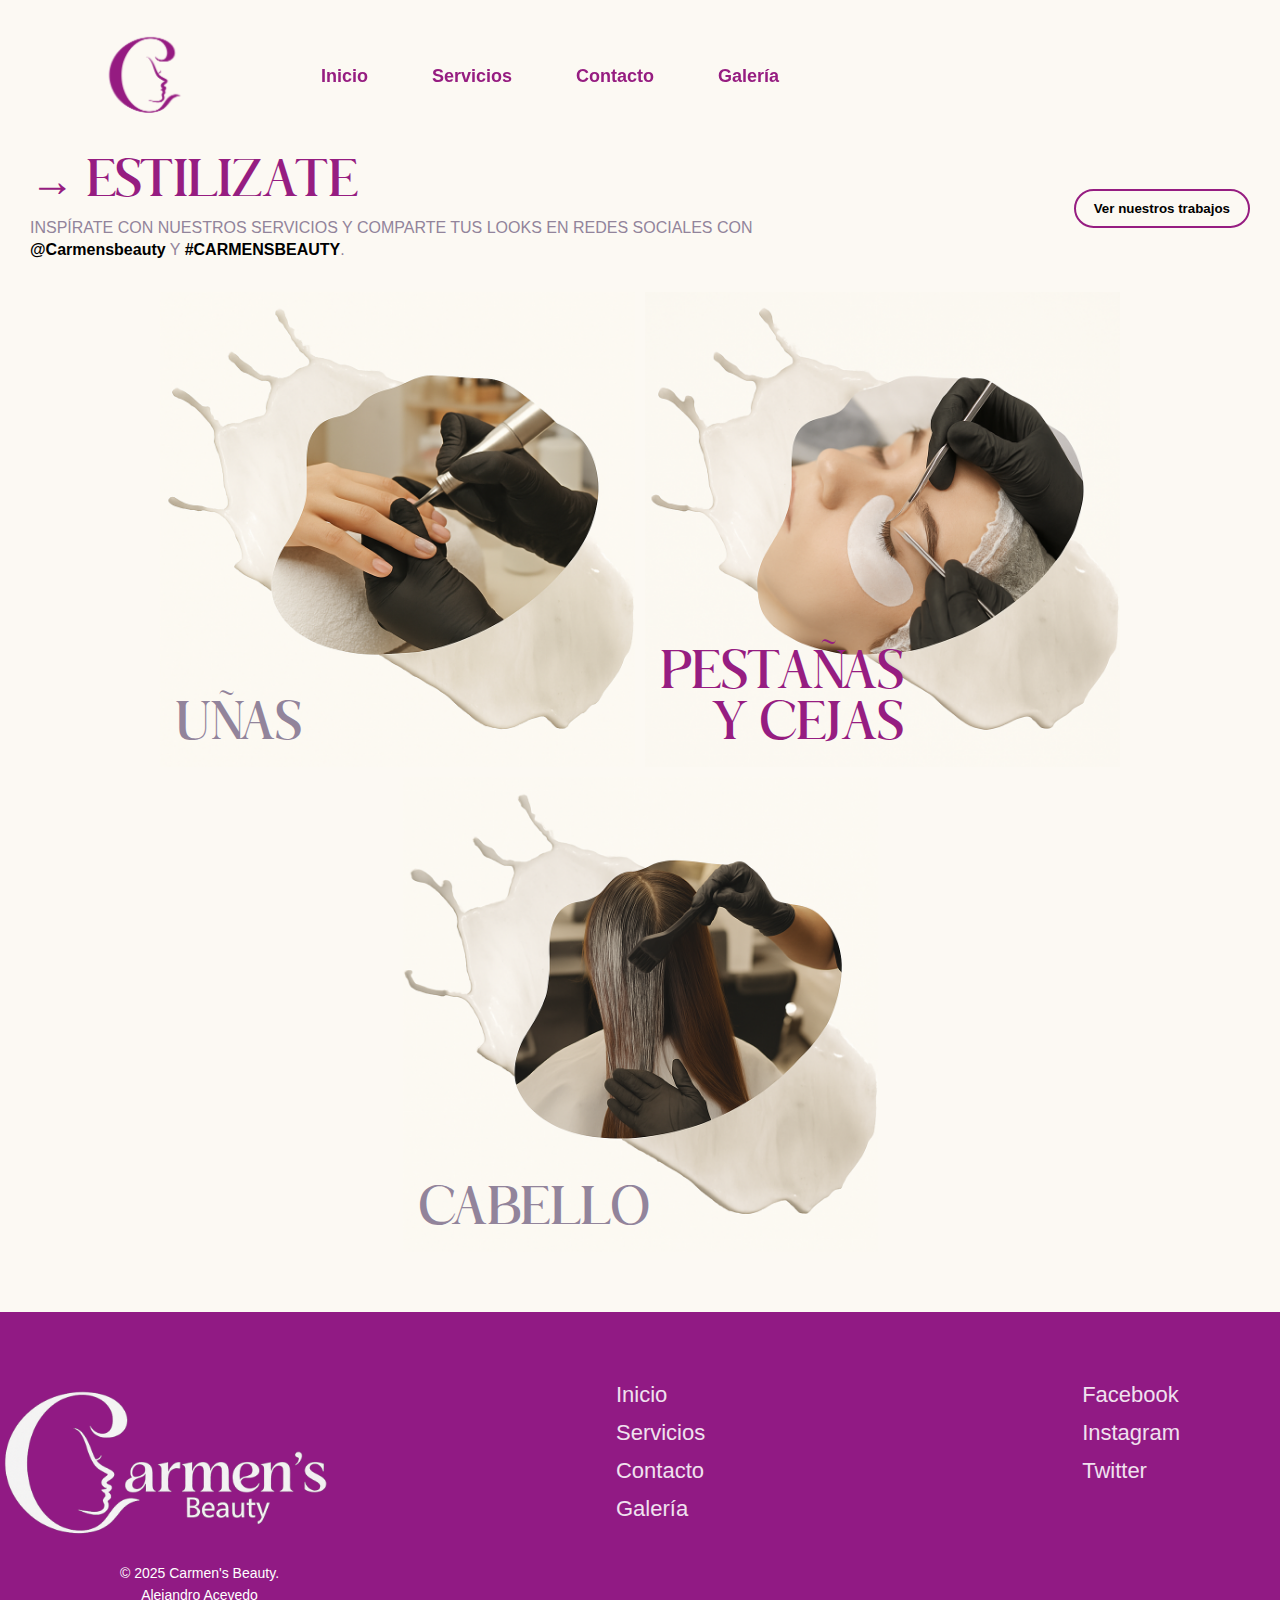
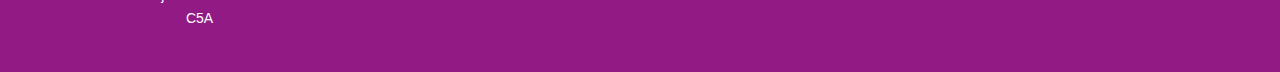
<file: servicios.html>
<!DOCTYPE html>
<html lang="es">
<head>
  <meta charset="UTF-8" />
  <meta name="viewport" content="width=device-width, initial-scale=1.0" />
  <title>Carmen's Beauty</title>
  <link rel="stylesheet" href="servicios.css">
</head>
<body>
  <!--Header-->
  <header id="main-header">
    <!--NAVLINKS-->
    <nav class="navbar">
      <div class="navbardiv">
        <img class="logo" src="isotipo logo.png" alt="logo"> <!--LOGO-->
        <!--Links en forma de lista-->
        <ul class="navlist">
          <li><a href="index.html">Inicio</a></li>
          <li class="dropdown">
            <a href="#">Servicios</a>
            <div class="menu">
              <div class="columna">
                <h4>Manicura</h4>
                <a href="manicura.html">Manicura y Pedicura</a>
              </div>
              <div class="columna">
                <h4>Pestañas y Cejas</h4>
                <a href="pestañas.html">Servicios de pestañas y cejas</a>
              </div>
              <div class="columna">
                <h4>Cabello</h4>
                <a href="cabello.html">servicios capilares</a>
              </div>
            </div>
          </li>
          <li><a href="ubicacion.html">Contacto</a></li>
          <li><a href="portafolio.html">Galería</a></li>
        </ul>
      </div>
    </nav>
  </header>

<main>
  <div class="top-bar">
    <div class="title-block">
      <h1>→ ESTILIZATE</h1>
      <p>
        INSPÍRATE CON NUESTROS SERVICIOS Y COMPARTE TUS LOOKS EN REDES SOCIALES CON 
        <strong>@Carmensbeauty</strong> Y <strong>#CARMENSBEAUTY</strong>.
      </p>
    </div>
    <a href="portafolio.html"><button class="see-all">Ver nuestros trabajos</button></a>
  </div>

  <section class="gallery">
    <div class="card">
      <a href="manicura.html"><img src="manoilus.png" alt="Manos femeninas reciben manicura profesional con esmalte rosa"></a>
      <div class="label">UÑAS</div>
    </div>
    <div class="card">
      <a href="pestañas.html"><img src="pestañailus.png" alt="Trendy" /></a>
      <div class="label" id="pest">PESTAÑAS <br>Y CEJAS</div>
    </div>
    <div class="card">
      <a href="cabello.html"><img src="peloilus.png" alt="Casual" /></a>
      <div class="label">CABELLO</div>
    </div>
  </section>


</main>
  <footer>
    <div class="footer">
      <p>&copy; 2025 Carmen's Beauty. <br>Alejandro Acevedo <br>C5A</p>
      <ul class="footerlinks">
        <li><a href="index.html">Inicio</a></li>
        <li><a href="servicios.html">Servicios</a></li>
        <li><a href="ubicacion.html">Contacto</a></li>
        <li><a href="portafolio.html">Galería</a></li>
      </ul>
      <ul class="social-links">
        <li><a href="#">Facebook</a></li>
        <li><a href="#">Instagram</a></li>
        <li><a href="#">Twitter</a></li>
      </ul>
      <img class="logofooter" src="logoblanco.png" alt="logo footer">
    </div>
  </footer>

    <script>
    window.addEventListener('scroll', function () {
      const header = document.getElementById('main-header');
      if (window.scrollY > 50) {
        header.classList.add('scrolled');
      } else {
        header.classList.remove('scrolled');
      }
    });
  </script>
</body>
</html>
</file>
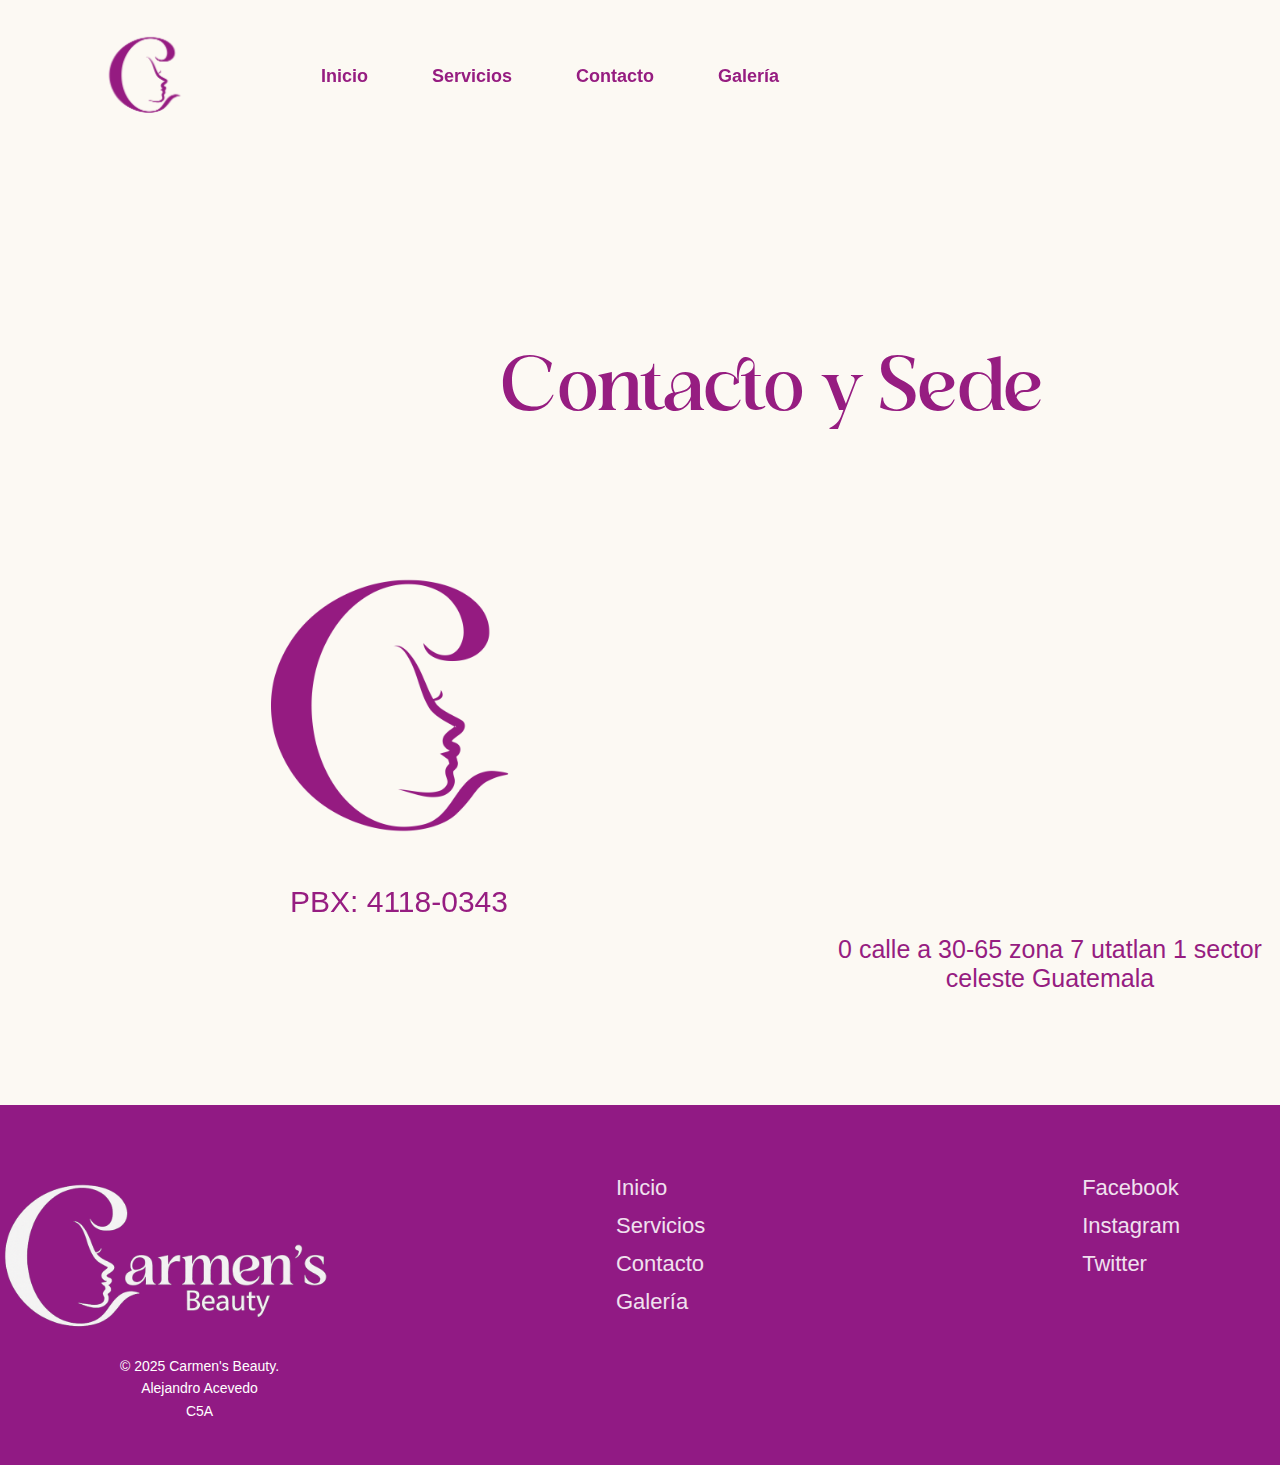
<file: ubicacion.html>
<!DOCTYPE html>
<html lang="es">
<head>
  <meta charset="UTF-8" />
  <meta name="viewport" content="width=device-width, initial-scale=1.0" />
  <title>Carmen's Beauty</title>
  <link rel="stylesheet" href="ubicacion.css">
</head>
<body>
  <!--Header-->
  <header id="main-header">
    <!--NAVLINKS-->
    <nav class="navbar">
      <div class="navbardiv">
        <img class="logo" src="isotipo logo.png" alt="logo"> <!--LOGO-->
        <!--Links en forma de lista-->
        <ul class="navlist">
          <li><a href="index.html">Inicio</a></li>
          <li class="dropdown">
            <a href="servicios.html">Servicios</a>
            <div class="menu">
              <div class="columna">
                <h4>Manicura</h4>
                <a href="manicura.html">Manicura y Pedicura</a>
              </div>
              <div class="columna">
                <h4>Pestañas y Cejas</h4>
                <a href="pestañas.html">Servicios de pestañas y cejas</a>
              </div>
              <div class="columna">
                <h4>Cabello</h4>
                <a href="cabello.html">Servicios capilares</a>
              </div>
            </div>
          </li>
          <li><a href="ubicacion.html">Contacto</a></li>
          <li><a href="portafolio.html">Galería</a></li>
        </ul>
      </div>
    </nav>
  </header>

  <main>
    <section class="mapa">
        <iframe src="https://www.google.com/maps/embed?pb=!1m18!1m12!1m3!1d341.2213320963315!2d-90.55779207014056!3d14.62874763015026!2m3!1f0!2f0!3f0!3m2!1i1024!2i768!4f13.1!3m3!1m2!1s0x8589a1b14a500b01%3A0x597ff6f5c4460d95!2s0%20Calle%20A%2030-99%2C%20Ciudad%20de%20Guatemala!5e0!3m2!1ses-419!2sgt!4v1753709940623!5m2!1ses-419!2sgt" width="600" height="450" style="border:0;" allowfullscreen="" loading="lazy" referrerpolicy="no-referrer-when-downgrade"></iframe>
    </section>

    <section class="info">
      <h1>Contacto y Sede</h1>
        <p>0 calle a 30-65 zona 7 utatlan 1 sector celeste Guatemala</p>
        <img class="der" src="isotipo logo.png">
    </section>
        <p class="pbx">PBX: 4118-0343</p>

  </main>
      <footer>
    <div class="footer">
      <p>&copy; 2025 Carmen's Beauty. <br>Alejandro Acevedo <br>C5A</p>
      <ul class="footerlinks">
        <li><a href="index.html">Inicio</a></li>
        <li><a href="servicios.html">Servicios</a></li>
        <li><a href="ubicacion.html">Contacto</a></li>
        <li><a href="portafolio.html">Galería</a></li>
      </ul>
      <ul class="social-links">
        <li><a href="#">Facebook</a></li>
        <li><a href="#">Instagram</a></li>
        <li><a href="#">Twitter</a></li>
      </ul>
      <img class="logofooter" src="logoblanco.png" alt="logo footer">
    </div>
  </footer>


    <script>
    window.addEventListener('scroll', function () {
      const header = document.getElementById('main-header');
      if (window.scrollY > 50) {
        header.classList.add('scrolled');
      } else {
        header.classList.remove('scrolled');
      }
    });
  </script>


</body>
</html>
</file>
<file: cabello.css>
/*FUENTES PERSONALIZADAS*/
@font-face {
  font-family: 'Vortigra';
  src: url('vortigra.woff') format('woff');
  font-weight: normal;
  font-style: normal;
}

@import url('https://fonts.googleapis.com/css2?family=Montserrat:ital,wght@0,100..900;1,100..900&display=swap');


/*AJUSTES DE PANTALLA*/
@media screen and (max-width: 768px) {
  #main-header {
    height: 80px;
    padding: 10px 0;
  }

  .navbar {
    flex-direction: column;
    align-items: center;
  }

  .navlist {
    flex-direction: column;
    gap: 1rem;
  }

  .logo {
    width: 200px;
    margin-left: -500px;
    margin-top: -20px;
  }
}

/************************************************encabezado**************************************************************************/

* {
  margin: 0;
  padding: 0;
  box-sizing: border-box;
}

body {
  font-family: 'Segoe UI', sans-serif;
  background-color: #fcf9f3;
  overflow-x: hidden;
}

/* Header transparente */
#main-header {
  position: fixed;
  top: 0;
  width: 100%;
  height: 134px;
  background: transparent;
  transition: background 0.4s ease, box-shadow 0.4s ease;
  z-index: 1000;
  padding: 20px 0;
}

#main-header.scrolled {
  background: linear-gradient(to right, #d0c2db, #d0c2db);
  border-top: 1px solid #d0c2db;
  height: 97px;         
  padding: 5px 0;       
  transition: height 0.4s, padding 0.4s, background 0.4s, box-shadow 0.4s;
}

#main-header.scrolled .navbar {
  padding: 5px 0; 
  border-bottom-width: 8.5px;
}

#main-header.scrolled .navlist a {
  color: #961d81;
  transition: color 0.3s ease;
  font-size: 16px;
  font-weight: 450;
  padding: 5px 11px; 
}

#main-header.scrolled .navlist a:hover {
  font-weight: bold;
  text-shadow: none;
  background: none;
}

#main-header.scrolled .logo {
  width: 200px;
  margin-top: 10px;
  margin-left: -650px;
  transition: width 0.4s, margin 0.4s, top 0.4s;
  margin-top: 25px;
}

/* Navbar */
.navbar {
  padding: 16px 0; 
  position: relative;
  z-index: 1000;
}

.navbardiv {
  max-width: 1200px;
  margin: 0 auto;
  padding: 0 2rem;
  display: flex;
  justify-content: center;
  align-items: center;
  height: 80px;
  margin-left: -50px;
}

.navlist {
  list-style: none;
  display: flex;
  gap: 2rem;
  align-items: center;
}

.navlist li {
  position: relative;
}

.navlist a {
  text-decoration: none;
  color: #fcf9f3;
  font-weight: 600;
  padding: 0.5rem 1rem;
  transition: color 0.3s ease;
  font-size: 18px;
}

.navlist a:hover {
  color: #ffffff;
  text-shadow: 0 0 5px #fff, 0 0 10px #ffffff, 0 0 20px #fff;
}

/* Logo */
.logo {
  width: 110px;
  position: absolute;
  text-align: center;
  margin-bottom: 10px;
  margin-top: 30px;
  margin-left: -775px;
}

/* Transiciones para suavidad */
.navbar, .navlist a, .logo {
  transition: all 0.4s;
}
/**************************************************************** Menú desplegable******************************************************** */
.dropdown:hover .menu {
  display: flex;
}

.menu {                              /*Dimensiones y especificaciones del menú*/
    display: none;
    position: absolute;
    top: 100%;
    left: 0;
    background: white;
    width: 700px;
    padding: 1.5rem 2rem;
    box-shadow: 0 8px 20px rgba(0, 0, 0, 0.1);
    justify-content: space-between;
    border-top: 2px solid #961d81;
    z-index: 999;
  }
  
  .columna {
    display: flex;
    flex-direction: column;
    min-width: 180px;
    margin-right: 20px;
  }
  
  .columna h4 {
    margin-bottom: 0.5rem;
    font-size: 18px;
    border-bottom: 1px solid #961d81;
    padding-bottom: 4px;
    font-weight: bold;
  }
  
  .columna a {
    padding: 4px 0;
    color: #000;
    font-size: 16px;
    transition: color 0.3s;
    font-weight: lighter;
  }
  
  .columna a:hover {
    color: #961d81;
    font-weight: bolder;
  }

  /********************************************************MANICURA Y PEDICURA********************************************************/
.imagenfondo {
  position: relative;
  width: 100%;
  height: 450px;
  overflow: hidden;
}

.imagenfondo::after {
  content: '';
  position: absolute;
  top: 0; left: 0;
  width: 100%; height: 100%;
  background: #92849bca; /* Sombra negra ligera */
  opacity: 0.5;
  z-index: 1;
  pointer-events: none; /* Evita que el overlay bloquee los eventos del mouse */
}

.imagenfondo img {
  width: 100%;
  height: 100%;
  object-fit: cover;
  object-position: center 60%; /* Cambia el 80% según lo que quieras mostrar */
}



.titu {
  text-align: center;
  font-size: 60px;
  color: #fcf9f3;
  margin-top: 10px;
  font-weight: bold;
  font-family: 'Vortigra', sans-serif;
  font-weight: 450;
  z-index: 999;
  position: absolute;
  top: 200px;
  left: 440px; 
}



.gallery {
  margin-top: 40px;
  display: flex;
  justify-content: center;
  gap: 15px;
  flex-wrap: wrap;
  padding: 20px 30px 60px;
}

.card {
  position: relative;
  width: 100%;
  max-width: 350px;
}

.card:hover {
  transform: scale(1.025);
  transition: transform 0.45s ease-in-out;
}

.card img {
  width: 100%;
  height: auto;
  display: block;
}

.label {
  position: absolute;
  font-family: vortigra, sans-serif;
  bottom: 145px;
  left: 15px;
  color: #fcf9f3;
  font-weight: bold;
  font-size: 40px;
  font-weight: 450;
  background-color: transparent;
}

.lbl{
    bottom: 125px;
}

#mani {
  margin-bottom: 240px;
}

.desc {
  margin-top: 10px;
  font-size: 16px;
  padding: 15px;
  color: #fcf9f3;
  font-family: 'Montserrat', sans-serif;
  text-align: left;
  background: transparent;
  text-align: center;
  font-family: 'montserrat light', sans-serif;
  background-color: #961d81;
}


/*********************************************************TERAPIAS******************************************************************/
.tito {
  text-align: center;
  font-size: 60px;
  color: #fcf9f3;
  margin-top: 1420px;
  font-weight: bold;
  font-family: 'Vortigra', sans-serif;
  font-weight: 450;
  z-index: 999;
  position: absolute;
  top: 10px;
  left: 400px; 
}

/*********************************************************DUDAS******************************************************************/


.faq-container {
  display: flex;
  max-width: 1100px;
  margin: 50px auto;
  padding: 20px;
  gap: 40px;
  margin-top: 0px;
}

.faq-image img {
  max-width: 450px;
  opacity: 0.75;
  margin-left: -70px;
}

.faq-accordion {
  flex: 1;
  margin-top: 90px;
  max-width: 1000px;
  margin-left: 100px;
  position: relative;
}

.faq-item {
  border-top: 1px solid #ddd;
}

.faq-item:last-child {
  border-bottom: 1px solid #ddd;
}

.faq-item input {
  display: none;
}

.faq-item label {
  display: flex;
  align-items: center;
  cursor: pointer;
  padding: 15px 10px;
  font-size: 21px;
  color: #961d81;
  font-weight: 600;
  transition: color 0.3s ease;
  position: relative;
}

.faq-item label::before {
  content: "▸";
  margin-right: 20px;
  transition: transform 0.3s ease;
  color: #d293ac;
}

.faq-item input:checked + label {
  color: #d0c2db;
}

.faq-item input:checked + label::before {
  transform: rotate(90deg);
  color: #961d81;
}

.faq-content {
  max-height: 0;
  overflow: hidden;
  transition: max-height 0.4s ease, padding 0.3s ease;
  padding: 0 10px;
  font-size: 0.97rem;
  line-height: 1.6;
}

.faq-item input:checked ~ .faq-content {
  max-height: 500px;
  padding: 15px 10px 20px;
}




/*****************************************************FOOTER********************************************************/
footer {
  background-color: #911a84;
  color: white;
  font-family: 'Segoe UI', sans-serif;
  padding: 40px 60px;
}

.footer {
  display: flex;
  justify-content: space-between;
  align-items: flex-start;
  flex-wrap: wrap;
  max-width: 1200px;
  margin: 0 auto;
  height: 280px;
}

.footer p {
  font-size: 14px;
  line-height: 1.6;
  max-width: 180px;
  margin-top: 210px;
  margin-left: 60px;
  text-align: center;
}

.footer ul {
  list-style: none;
  padding: 0;
  margin: 0 40px;
  display: flex;
  flex-direction: column;
  gap: 12px;
  margin-top: 30px;
}

.footer ul li a {
  text-decoration: none;
  color: #f0e1ef;
  font-size: 22px;
  transition: 0.3s;
}

.footer ul li a:hover {
  color: #ffffff;
  transform: scale3d(1.05, 1.05, 1);
  font-weight: bold;
}

.logofooter {
  height: 100px;
}

.footer img {
  width: 400px;
  height: auto;
  position: absolute;
  margin-left: -100px;
  margin-top: -80px;
  transition: transform 0.5s cubic-bezier(0.075, 0.82, 0.165, 1);
}
.footer img:hover {
  transform: scale(1.05);
}


/* TELEFONOS */
@media (max-width: 768px) {
  .footer {
    flex-direction: column-reverse;
    align-items: center;
    text-align: center;
    gap: 30px;
  }

  .footer ul {
    margin: 0;
    align-items: center;
  }

  .footer p {
    max-width: 100%;
  }

  .logofooter {
    height: 80px;
  }
}

/***********************************SCROLL BUTTON***************************************************/

#scrollTopBtn {
  position: fixed;
  right: 32px;
  bottom: 32px;
  z-index: 9999;
  background: #961d81;
  color: #fff;
  border: none;
  border-radius: 50%;
  width: 54px;
  height: 54px;
  font-size: 2rem;
  box-shadow: 0 2px 8px rgba(150,29,129,0.18);
  cursor: pointer;
  display: none;
  transition: background 0.3s, transform 0.3s;
}
#scrollTopBtn:hover {
  background: #d0c2db;
  color: #961d81;
  transform: scale(1.08);
}
</file>
<file: manicura.css>
/*FUENTES PERSONALIZADAS*/
@font-face {
  font-family: 'Vortigra';
  src: url('vortigra.woff') format('woff');
  font-weight: normal;
  font-style: normal;
}

@import url('https://fonts.googleapis.com/css2?family=Montserrat:ital,wght@0,100..900;1,100..900&display=swap');


/*AJUSTES DE PANTALLA*/
@media screen and (max-width: 768px) {
  #main-header {
    height: 80px;
    padding: 10px 0;
  }

  .navbar {
    flex-direction: column;
    align-items: center;
  }

  .navlist {
    flex-direction: column;
    gap: 1rem;
  }

  .logo {
    width: 200px;
    margin-left: -500px;
    margin-top: -20px;
  }
}

/************************************************encabezado**************************************************************************/

* {
  margin: 0;
  padding: 0;
  box-sizing: border-box;
}

body {
  font-family: 'Segoe UI', sans-serif;
  background-color: #fcf9f3;
  overflow-x: hidden;
}

/* Header transparente */
#main-header {
  position: fixed;
  top: 0;
  width: 100%;
  height: 134px;
  background: transparent;
  transition: background 0.4s ease, box-shadow 0.4s ease;
  z-index: 1000;
  padding: 20px 0;
}

#main-header.scrolled {
  background: linear-gradient(to right, #d0c2db, #d0c2db);
  border-top: 1px solid #d0c2db;
  height: 97px;         
  padding: 5px 0;       
  transition: height 0.4s, padding 0.4s, background 0.4s, box-shadow 0.4s;
}

#main-header.scrolled .navbar {
  padding: 5px 0; 
  border-bottom-width: 8.5px;
}

#main-header.scrolled .navlist a {
  color: #961d81;
  transition: color 0.3s ease;
  font-size: 16px;
  font-weight: 450;
  padding: 5px 11px; 
}

#main-header.scrolled .navlist a:hover {
  font-weight: bold;
  text-shadow: none;
  background: none;
}

#main-header.scrolled .logo {
  width: 200px;
  margin-top: 10px;
  margin-left: -650px;
  transition: width 0.4s, margin 0.4s, top 0.4s;
  margin-top: 25px;
}

/* Navbar */
.navbar {
  padding: 16px 0; 
  position: relative;
  z-index: 1000;
}

.navbardiv {
  max-width: 1200px;
  margin: 0 auto;
  padding: 0 2rem;
  display: flex;
  justify-content: center;
  align-items: center;
  height: 80px;
  margin-left: -50px;
}

.navlist {
  list-style: none;
  display: flex;
  gap: 2rem;
  align-items: center;
}

.navlist li {
  position: relative;
}

.navlist a {
  text-decoration: none;
  color: #fcf9f3;
  font-weight: 600;
  padding: 0.5rem 1rem;
  transition: color 0.3s ease;
  font-size: 18px;
}

.navlist a:hover {
  color: #ffffff;
  text-shadow: 0 0 5px #fff, 0 0 10px #ffffff, 0 0 20px #fff;
}

/* Logo */
.logo {
  width: 110px;
  position: absolute;
  text-align: center;
  margin-bottom: 10px;
  margin-top: 30px;
  margin-left: -775px;
}

/* Transiciones para suavidad */
.navbar, .navlist a, .logo {
  transition: all 0.4s;
}
/**************************************************************** Menú desplegable******************************************************** */
.dropdown:hover .menu {
  display: flex;
}

.menu {                              /*Dimensiones y especificaciones del menú*/
    display: none;
    position: absolute;
    top: 100%;
    left: 0;
    background: white;
    width: 700px;
    padding: 1.5rem 2rem;
    box-shadow: 0 8px 20px rgba(0, 0, 0, 0.1);
    justify-content: space-between;
    border-top: 2px solid #961d81;
    z-index: 999;
  }
  
  .columna {
    display: flex;
    flex-direction: column;
    min-width: 180px;
    margin-right: 20px;
  }
  
  .columna h4 {
    margin-bottom: 0.5rem;
    font-size: 18px;
    border-bottom: 1px solid #961d81;
    padding-bottom: 4px;
    font-weight: bold;
  }
  
  .columna a {
    padding: 4px 0;
    color: #000;
    font-size: 16px;
    transition: color 0.3s;
    font-weight: lighter;
  }
  
  .columna a:hover {
    color: #961d81;
    font-weight: bolder;
  }

  /********************************************************MANICURA Y PEDICURA********************************************************/
.imagenfondo {
  position: relative;
  width: 100%;
  height: 450px;
  overflow: hidden;
}

.imagenfondo::after {
  content: '';
  position: absolute;
  top: 0; left: 0;
  width: 100%; height: 100%;
  background: #92849bca; /* Sombra negra ligera */
  opacity: 0.5;
  z-index: 1;
  pointer-events: none; /* Evita que el overlay bloquee los eventos del mouse */
}

.imagenfondo img {
  width: 100%;
  height: 100%;
  object-fit: cover;
  object-position: center 70%; /* Cambia el 80% según lo que quieras mostrar */
}



.titu {
  text-align: center;
  font-size: 60px;
  color: #fcf9f3;
  margin-top: 10px;
  font-weight: bold;
  font-family: 'Vortigra', sans-serif;
  font-weight: 450;
  z-index: 999;
  position: absolute;
  top: 200px;
  left: 500px; 
}

.gallery {
  margin-top: 40px;
  display: flex;
  justify-content: center;
  gap: 15px;
  flex-wrap: wrap;
  padding: 20px 30px 60px;
}

.card {
  position: relative;
  width: 100%;
  max-width: 475px;
}

.card:hover {
  transform: scale(1.025);
  transition: transform 0.45s ease-in-out;
}

.card img {
  width: 100%;
  height: auto;
  display: block;
}

.label {
  position: absolute;
  font-family: vortigra, sans-serif;
  bottom: 125px;
  left: 15px;
  color: #fcf9f3;
  font-weight: bold;
  font-size: 45px;
  font-weight: 450;
  background-color: transparent;
}

#mani {
  margin-bottom: 240px;
}

.desc {
  margin-top: 10px;
  font-size: 16px;
  padding: 15px;
  color: #fcf9f3;
  font-family: 'Montserrat', sans-serif;
  text-align: left;
  background: transparent;
  text-align: center;
  font-family: 'montserrat light', sans-serif;
  background-color: #961d81;
}


/*********************************************************DUDAS******************************************************************/


.faq-container {
  display: flex;
  max-width: 1100px;
  margin: 50px auto;
  padding: 20px;
  gap: 40px;
  margin-top: 0px;
}

.faq-image img {
  max-width: 450px;
  opacity: 0.75;
  margin-left: -70px;
}

.faq-accordion {
  flex: 1;
  margin-top: 130px;
  max-width: 1000px;
  margin-left: 100px;
  position: relative;
}

.faq-item {
  border-top: 1px solid #ddd;
}

.faq-item:last-child {
  border-bottom: 1px solid #ddd;
}

.faq-item input {
  display: none;
}

.faq-item label {
  display: flex;
  align-items: center;
  cursor: pointer;
  padding: 15px 10px;
  font-size: 21px;
  color: #961d81;
  font-weight: 600;
  transition: color 0.3s ease;
  position: relative;
}

.faq-item label::before {
  content: "▸";
  margin-right: 20px;
  transition: transform 0.3s ease;
  color: #d293ac;
}

.faq-item input:checked + label {
  color: #d0c2db;
}

.faq-item input:checked + label::before {
  transform: rotate(90deg);
  color: #961d81;
}

.faq-content {
  max-height: 0;
  overflow: hidden;
  transition: max-height 0.4s ease, padding 0.3s ease;
  padding: 0 10px;
  font-size: 0.97rem;
  line-height: 1.6;
}

.faq-item input:checked ~ .faq-content {
  max-height: 500px;
  padding: 15px 10px 20px;
}




/*****************************************************FOOTER********************************************************/
footer {
  background-color: #911a84;
  color: white;
  font-family: 'Segoe UI', sans-serif;
  padding: 40px 60px;
}

.footer {
  display: flex;
  justify-content: space-between;
  align-items: flex-start;
  flex-wrap: wrap;
  max-width: 1200px;
  margin: 0 auto;
  height: 280px;
}

.footer p {
  font-size: 14px;
  line-height: 1.6;
  max-width: 180px;
  margin-top: 210px;
  margin-left: 60px;
  text-align: center;
}

.footer ul {
  list-style: none;
  padding: 0;
  margin: 0 40px;
  display: flex;
  flex-direction: column;
  gap: 12px;
  margin-top: 30px;
}

.footer ul li a {
  text-decoration: none;
  color: #f0e1ef;
  font-size: 22px;
  transition: 0.3s;
}

.footer ul li a:hover {
  color: #ffffff;
  transform: scale3d(1.05, 1.05, 1);
  font-weight: bold;
}

.logofooter {
  height: 100px;
}

.footer img {
  width: 400px;
  height: auto;
  position: absolute;
  margin-left: -100px;
  margin-top: -80px;
  transition: transform 0.5s cubic-bezier(0.075, 0.82, 0.165, 1);
}
.footer img:hover {
  transform: scale(1.05);
}

/* TELEFONOS */
@media (max-width: 768px) {
  .footer {
    flex-direction: column-reverse;
    align-items: center;
    text-align: center;
    gap: 30px;
  }

  .footer ul {
    margin: 0;
    align-items: center;
  }

  .footer p {
    max-width: 100%;
  }

  .logofooter {
    height: 80px;
  }
}

/***********************************SCROLL BUTTON***************************************************/

#scrollTopBtn {
  position: fixed;
  right: 32px;
  bottom: 32px;
  z-index: 9999;
  background: #961d81;
  color: #fff;
  border: none;
  border-radius: 50%;
  width: 54px;
  height: 54px;
  font-size: 2rem;
  box-shadow: 0 2px 8px rgba(150,29,129,0.18);
  cursor: pointer;
  display: none;
  transition: background 0.3s, transform 0.3s;
}
#scrollTopBtn:hover {
  background: #d0c2db;
  color: #961d81;
  transform: scale(1.08);
}
</file>
<file: pestañas.css>
/*FUENTES PERSONALIZADAS*/
@font-face {
  font-family: 'Vortigra';
  src: url('vortigra.woff') format('woff');
  font-weight: normal;
  font-style: normal;
}

@import url('https://fonts.googleapis.com/css2?family=Montserrat:ital,wght@0,100..900;1,100..900&display=swap');


/*AJUSTES DE PANTALLA*/
@media screen and (max-width: 768px) {
  #main-header {
    height: 80px;
    padding: 10px 0;
  }

  .navbar {
    flex-direction: column;
    align-items: center;
  }

  .navlist {
    flex-direction: column;
    gap: 1rem;
  }

  .logo {
    width: 200px;
    margin-left: -500px;
    margin-top: -20px;
  }
}

/************************************************encabezado**************************************************************************/

* {
  margin: 0;
  padding: 0;
  box-sizing: border-box;
}

body {
  font-family: 'Segoe UI', sans-serif;
  background-color: #fcf9f3;
  overflow-x: hidden;
}

/* Header transparente */
#main-header {
  position: fixed;
  top: 0;
  width: 100%;
  height: 134px;
  background: transparent;
  transition: background 0.4s ease, box-shadow 0.4s ease;
  z-index: 1000;
  padding: 20px 0;
}

#main-header.scrolled {
  background: linear-gradient(to right, #d0c2db, #d0c2db);
  border-top: 1px solid #d0c2db;
  height: 97px;         
  padding: 5px 0;       
  transition: height 0.4s, padding 0.4s, background 0.4s, box-shadow 0.4s;
}

#main-header.scrolled .navbar {
  padding: 5px 0; 
  border-bottom-width: 8.5px;
}

#main-header.scrolled .navlist a {
  color: #961d81;
  transition: color 0.3s ease;
  font-size: 16px;
  font-weight: 450;
  padding: 5px 11px; 
}

#main-header.scrolled .navlist a:hover {
  font-weight: bold;
  text-shadow: none;
  background: none;
}

#main-header.scrolled .logo {
  width: 200px;
  margin-top: 10px;
  margin-left: -650px;
  transition: width 0.4s, margin 0.4s, top 0.4s;
  margin-top: 25px;
}

/* Navbar */
.navbar {
  padding: 16px 0; 
  position: relative;
  z-index: 1000;
}

.navbardiv {
  max-width: 1200px;
  margin: 0 auto;
  padding: 0 2rem;
  display: flex;
  justify-content: center;
  align-items: center;
  height: 80px;
  margin-left: -50px;
}

.navlist {
  list-style: none;
  display: flex;
  gap: 2rem;
  align-items: center;
}

.navlist li {
  position: relative;
}

.navlist a {
  text-decoration: none;
  color: #fcf9f3;
  font-weight: 600;
  padding: 0.5rem 1rem;
  transition: color 0.3s ease;
  font-size: 18px;
}

.navlist a:hover {
  color: #ffffff;
  text-shadow: 0 0 5px #fff, 0 0 10px #ffffff, 0 0 20px #fff;
}

/* Logo */
.logo {
  width: 110px;
  position: absolute;
  text-align: center;
  margin-bottom: 10px;
  margin-top: 30px;
  margin-left: -775px;
}

/* Transiciones para suavidad */
.navbar, .navlist a, .logo {
  transition: all 0.4s;
}

/**************************************************************** Menú desplegable******************************************************** */
.dropdown:hover .menu {
  display: flex;
}

.menu {                              /*Dimensiones y especificaciones del menú*/
    display: none;
    position: absolute;
    top: 100%;
    left: 0;
    background: white;
    width: 700px;
    padding: 1.5rem 2rem;
    box-shadow: 0 8px 20px rgba(0, 0, 0, 0.1);
    justify-content: space-between;
    border-top: 2px solid #961d81;
    z-index: 999;
  }
  
  .columna {
    display: flex;
    flex-direction: column;
    min-width: 180px;
    margin-right: 20px;
  }
  
  .columna h4 {
    margin-bottom: 0.5rem;
    font-size: 18px;
    border-bottom: 1px solid #961d81;
    padding-bottom: 4px;
    font-weight: bold;
  }
  
  .columna a {
    padding: 4px 0;
    color: #000;
    font-size: 16px;
    transition: color 0.3s;
    font-weight: lighter;
  }
  
  .columna a:hover {
    color: #961d81;
    font-weight: bolder;
  }

  /********************************************************MANICURA Y PEDICURA********************************************************/
.imagenfondo {
  position: relative;
  width: 100%;
  height: 450px;
  overflow: hidden;
  display: flex;
  align-items: bottom;   /* Centra verticalmente */
  justify-content: center; /* Centra horizontalmente */
}

.imagenfondo::after {
  content: '';
  position: absolute;
  top: 0; left: 0;
  width: 100%; height: 100%;
  background: #92849bca; /* Sombra negra ligera */
  opacity: 0.5;
  z-index: 1;
  pointer-events: none; /* Evita que el overlay bloquee los eventos del mouse */
}

.imagenfondo img {
  width: 100%;
  height: 100%;
  object-fit: cover;
  object-position: center 50%; /* Cambia el 80% según lo que quieras mostrar */
}

.titu {
  text-align: center;
  font-size: 60px;
  color: #fcf9f3;
  margin-top: 10px;
  font-weight: bold;
  font-family: 'Vortigra', sans-serif;
  font-weight: 450;
  z-index: 999;
  position: absolute;
  top: 200px;
  left: 430px; 
}

.gallery {
  margin-top: 40px;
  display: flex;
  justify-content: center;
  gap: 15px;
  flex-wrap: wrap;
  padding: 20px 30px 60px;
}

.card {
  position: relative;
  width: 100%;
  max-width: 475px;
}

.card:hover {
  transform: scale(1.025);
  transition: transform 0.45s ease-in-out;
}

.card img {
  width: 100%;
  height: auto;
  display: block;
}

.label {
  position: absolute;
  font-family: vortigra, sans-serif;
  bottom: 160px;
  left: 15px;
  color: #fcf9f3;
  font-weight: bold;
  font-size: 45px;
  font-weight: 450;
  background-color: transparent;
}

.lbl {
  bottom: 125px;
}

#mani {
  margin-bottom: 0px;
}

.desc {
  margin-top: 10px;
  font-size: 16px;
  padding: 15px;
  color: #fcf9f3;
  font-family: 'Montserrat', sans-serif;
  text-align: left;
  background: transparent;
  text-align: center;
  font-family: 'montserrat light', sans-serif;
  background-color: #961d81;
}



/*********************************************************DUDAS******************************************************************/


.faq-container {
  display: flex;
  max-width: 1100px;
  margin: 50px auto;
  padding: 20px;
  gap: 40px;
  margin-top: 0px;
}

.faq-image img {
  max-width: 450px;
  opacity: 0.75;
  margin-left: -70px;
}

.faq-accordion {
  flex: 1;
  margin-top: 130px;
  max-width: 1000px;
  margin-left: 100px;
  position: relative;
}

.faq-item {
  border-top: 1px solid #ddd;
}

.faq-item:last-child {
  border-bottom: 1px solid #ddd;
}

.faq-item input {
  display: none;
}

.faq-item label {
  display: flex;
  align-items: center;
  cursor: pointer;
  padding: 15px 10px;
  font-size: 21px;
  color: #961d81;
  font-weight: 600;
  transition: color 0.3s ease;
  position: relative;
}

.faq-item label::before {
  content: "▸";
  margin-right: 20px;
  transition: transform 0.3s ease;
  color: #d293ac;
}

.faq-item input:checked + label {
  color: #d0c2db;
}

.faq-item input:checked + label::before {
  transform: rotate(90deg);
  color: #961d81;
}

.faq-content {
  max-height: 0;
  overflow: hidden;
  transition: max-height 0.4s ease, padding 0.3s ease;
  padding: 0 10px;
  font-size: 0.97rem;
  line-height: 1.6;
}

.faq-item input:checked ~ .faq-content {
  max-height: 500px;
  padding: 15px 10px 20px;
}

/***************************************************PESTAÑAS****************************************************************************/
.tito {
  text-align: center;
  font-size: 60px;
  color: #fcf9f3;
  margin-top: 1420px;
  font-weight: bold;
  font-family: 'Vortigra', sans-serif;
  font-weight: 450;
  z-index: 999;
  position: absolute;
  top: 200px;
  left: 370px; 
}

#ulti {
  top: 360px;
  width: 100%;
}
#ulti1 {
  top: 650px;
}
#ulti2 {
  top: 650px;
}

.carmen {
  max-width: 870px;
  position: absolute;
  right: -230px;
  margin-top: 1010px;
  box-sizing: border-box;
}



/*****************************************************FOOTER********************************************************/
footer {
  background-color: #911a84;
  color: white;
  font-family: 'Segoe UI', sans-serif;
  padding: 40px 60px;
}

.footer {
  display: flex;
  justify-content: space-between;
  align-items: flex-start;
  flex-wrap: wrap;
  max-width: 1200px;
  margin: 0 auto;
  height: 280px;
}

.footer p {
  font-size: 14px;
  line-height: 1.6;
  max-width: 180px;
  margin-top: 210px;
  margin-left: 60px;
  text-align: center;
}

.footer ul {
  list-style: none;
  padding: 0;
  margin: 0 40px;
  display: flex;
  flex-direction: column;
  gap: 12px;
  margin-top: 30px;
}

.footer ul li a {
  text-decoration: none;
  color: #f0e1ef;
  font-size: 22px;
  transition: 0.3s;
}

.footer ul li a:hover {
  color: #ffffff;
  transform: scale3d(1.05, 1.05, 1);
  font-weight: bold;
}

.logofooter {
  height: 100px;
}

.footer img {
  width: 400px;
  height: auto;
  position: absolute;
  margin-left: -100px;
  margin-top: -80px;
  transition: transform 0.5s cubic-bezier(0.075, 0.82, 0.165, 1);
}
.footer img:hover {
  transform: scale(1.05);
}

/* TELEFONOS */
@media (max-width: 768px) {
  .footer {
    flex-direction: column-reverse;
    align-items: center;
    text-align: center;
    gap: 30px;
  }

  .footer ul {
    margin: 0;
    align-items: center;
  }

  .footer p {
    max-width: 100%;
  }

  .logofooter {
    height: 80px;
  }
}

/***********************************SCROLL BUTTON***************************************************/

#scrollTopBtn {
  position: fixed;
  right: 32px;
  bottom: 32px;
  z-index: 9999;
  background: #961d81;
  color: #fff;
  border: none;
  border-radius: 50%;
  width: 54px;
  height: 54px;
  font-size: 2rem;
  box-shadow: 0 2px 8px rgba(150,29,129,0.18);
  cursor: pointer;
  display: none;
  transition: background 0.3s, transform 0.3s;
}
#scrollTopBtn:hover {
  background: #d0c2db;
  color: #961d81;
  transform: scale(1.08);
}
</file>
<file: servicios.css>
/*FUENTES PERSONALIZADAS*/
@font-face {
  font-family: 'Vortigra';
  src: url('vortigra.woff') format('woff');
  font-weight: normal;
  font-style: normal;
}

@import url('https://fonts.googleapis.com/css2?family=Montserrat:ital,wght@0,100..900;1,100..900&display=swap');


/*AJUSTES DE PANTALLA*/
@media screen and (max-width: 768px) {
  #main-header {
    height: 80px;
    padding: 10px 0;
  }

  .navbar {
    flex-direction: column;
    align-items: center;
  }

  .navlist {
    flex-direction: column;
    gap: 1rem;
  }

  .logo {
    width: 200px;
    margin-left: -500px;
    margin-top: -20px;
  }

  .eslogan {
    font-size: 24px;
    margin-left: -150px;
  }

  .inimujer {
    width: 300px;
    margin-left: -100px;
    margin-top: -200px;
  }
}


/*****************************************************************INICIO***********************************************************/
/* Reset básico */
* {
  margin: 0;
  padding: 0;
  box-sizing: border-box;
}

body {
  font-family: 'Segoe UI', sans-serif;
  background-color: #fcf9f3;
}

/* Header transparente */
#main-header {
  position: fixed;
  top: 0;
  width: 100%;
  height: 134px;
  background: transparent;
  transition: background 0.4s ease, box-shadow 0.4s ease;
  z-index: 1000;
  padding: 20px 0;
}

#main-header.scrolled {
  background: linear-gradient(to right, #fcf9f3, #fcf9f3);
  border-top: 1px solid #d0c2db;
  height: 97px;     
  color:#961d81;    
  padding: 5px 0;       
  transition: height 0.4s, padding 0.4s, background 0.4s, box-shadow 0.4s;
}

#main-header.scrolled .navbar {
  padding: 5px 0; 
  border-bottom-width: 8.5px;
}

#main-header.scrolled .navlist a {
  font-size: 16px;
  font-weight: 450;
  padding: 5px 11px; 
}

#main-header.scrolled .logo {
  width: 180px;
  margin-top: 10px;
  margin-left: -650px;
  transition: width 0.4s, margin 0.4s, top 0.4s;
  margin-top: 25px;
}

/* Navbar */
.navbar {
  padding: 16px 0; 
  position: relative;
  z-index: 1000;
}

.navbardiv {
  max-width: 1200px;
  margin: 0 auto;
  padding: 0 2rem;
  display: flex;
  justify-content: center;
  align-items: center;
  height: 80px;
  margin-left: -50px;

}

.navlist {
  list-style: none;
  display: flex;
  gap: 2rem;
  align-items: center;
}

.navlist li {
  position: relative;
}

.navlist a {
  text-decoration: none;
  color: #961d81;
  font-weight: 600;
  padding: 0.5rem 1rem;
  transition: color 0.3s ease;
  font-size: 18px;
}

.navlist a:hover {
  color: #92849b;
}

/* Logo */
.logo {
  width: 300px;
  position: absolute;
  text-align: center;
  margin-bottom: 10px;
  margin-top: 30px;
  margin-left: -775px;
}

/* Transiciones para suavidad */
.navbar, .navlist a, .logo {
  transition: all 0.4s;
}

/**************************************************************** Menú desplegable******************************************************** */
.dropdown:hover .menu {
  display: flex;
}

.menu {                              /*Dimensiones y especificaciones del menú*/
    display: none;
    position: absolute;
    top: 100%;
    left: 0;
    background: #fff;
    width: 700px;
    padding: 1.5rem 2rem;
    box-shadow: 0 8px 20px rgba(0, 0, 0, 0.1);
    justify-content: space-between;
    border-top: 2px solid #961d81;
    z-index: 999;
  }
  
  .columna {
    display: flex;
    flex-direction: column;
    min-width: 180px;
    margin-right: 20px;
  }
  
  .columna h4 {
    margin-bottom: 0.5rem;
    font-size: 18px;
    border-bottom: 1px solid #961d81;
    padding-bottom: 4px;
    font-weight: bold;
  }
  
  .columna a {
    padding: 4px 0;
    color: #000;
    font-size: 16px;
    transition: color 0.3s;
    font-weight: lighter;
  }
  
  .columna a:hover {
    color: #961d81;
    font-weight: bolder;
  }
/*************************************************** Estilos de la sección Manicura y Pedicura ***************************************/
/* GET THE LOOK - ESTILO VISUAL CLONADO */

.top-bar {
  display: flex;
  justify-content: space-between;
  align-items: center;
  padding: 40px 30px 10px;
  flex-wrap: wrap;
  margin-top: 115px;
}

.title-block {
  max-width: 70%;
}

.title-block h1 {
  font-size: 2.8rem;
  font-weight: bold;
  margin-bottom: 8px;
  font-family: 'Vortigra', sans-serif;
  color: #961d81;
  font-weight: 450;
}

.title-block p {
  font-size: 1rem;
  color: #92849b;
  line-height: 1.4;
}

.title-block strong {
  color: #000;
}

.see-all {
  padding: 10px 18px;
  border: 2px solid #961d81;
  border-radius: 25px;
  background-color: transparent;
  font-weight: bold;
  cursor: pointer;
  transition: all 0.3s ease;
}

.see-all:hover {
  background-color: #961d81;
  color: white;
}

.gallery {
  display: flex;
  justify-content: center;
  gap: 10px;
  flex-wrap: wrap;
  padding: 20px 30px 60px;
}

.card {
  position: relative;
  width: 100%;
  max-width: 475px;
}

.card:hover {
  transform: scale(1.01);
  transition: transform 0.3s ease-in-out;
}

/* Crea el overlay con opacidad */
.card::after {
  content: '';
  position: absolute;
  top: 0; left: 0;
  width: 100%; height: 100%;
  background: #92849b2e; /* Sombra negra ligera */
  opacity: 0;
  transition: opacity 0.3s ease;
  z-index: 1;
  pointer-events: none; /* Evita que el overlay bloquee los eventos del mouse */
}

/* Al hacer hover aparece la sombra */
.card:hover::after {
  opacity: 1;
}


.card img {
  width: 100%;
  height: auto;
  display: block;
}

.label {
  position: absolute;
  font-family: vortigra, sans-serif;
  bottom: 15px;
  left: 15px;
  color: #92849b;
  font-weight: bold;
  font-size: 45px;
  font-weight: 450;
  background-color: transparent;
}

#pest {
  position: absolute;
  font-family: vortigra, sans-serif;
  
  color: #961d81;
  font-weight: bold;
  font-size: 45px;
  font-weight: 450;
  background-color: transparent;
  text-align: right;
}



/*****************************************************FOOTER********************************************************/
footer {
  background-color: #911a84;
  color: white;
  font-family: 'Segoe UI', sans-serif;
  padding: 40px 60px;
}

.footer {
  display: flex;
  justify-content: space-between;
  align-items: flex-start;
  flex-wrap: wrap;
  max-width: 1200px;
  margin: 0 auto;
  height: 280px;
}

.footer p {
  font-size: 14px;
  line-height: 1.6;
  max-width: 180px;
  margin-top: 210px;
  margin-left: 60px;
  text-align: center;
}

.footer ul {
  list-style: none;
  padding: 0;
  margin: 0 40px;
  display: flex;
  flex-direction: column;
  gap: 12px;
  margin-top: 30px;
}

.footer ul li a {
  text-decoration: none;
  color: #f0e1ef;
  font-size: 22px;
  transition: 0.3s;
}

.footer ul li a:hover {
  color: #ffffff;
  transform: scale3d(1.05, 1.05, 1);
  font-weight: bold;
}

.logofooter {
  height: 100px;
}

.footer img {
  width: 400px;
  height: auto;
  position: absolute;
  margin-left: -100px;
  margin-top: -80px;
  transition: transform 0.5s cubic-bezier(0.075, 0.82, 0.165, 1);
}
.footer img:hover {
  transform: scale(1.05);
}

/* TELEFONOS */
@media (max-width: 768px) {
  .footer {
    flex-direction: column-reverse;
    align-items: center;
    text-align: center;
    gap: 30px;
  }

  .footer ul {
    margin: 0;
    align-items: center;
  }

  .footer p {
    max-width: 100%;
  }

  .logofooter {
    height: 80px;
  }
}
</file>
<file: ubicacion.css>
/*FUENTES PERSONALIZADAS*/
@font-face {
  font-family: 'Vortigra';
  src: url('vortigra.woff') format('woff');
  font-weight: normal;
  font-style: normal;
}

@import url('https://fonts.googleapis.com/css2?family=Montserrat:ital,wght@0,100..900;1,100..900&display=swap');


/*AJUSTES DE PANTALLA*/
@media screen and (max-width: 768px) {
  #main-header {
    height: 80px;
    padding: 10px 0;
  }

  .navbar {
    flex-direction: column;
    align-items: center;
  }

  .navlist {
    flex-direction: column;
    gap: 1rem;
  }

  .logo {
    width: 200px;
    margin-left: -500px;
    margin-top: -20px;
  }
}

/************************************************encabezado**************************************************************************/

* {
  margin: 0;
  padding: 0;
  box-sizing: border-box;
}

body {
  font-family: 'Segoe UI', sans-serif;
  background-color: #fcf9f3;
}

/* Header transparente */
#main-header {
  position: fixed;
  top: 0;
  width: 100%;
  height: 134px;
  background: transparent;
  transition: background 0.4s ease, box-shadow 0.4s ease;
  z-index: 1000;
  padding: 20px 0;
}

#main-header.scrolled {
  background: linear-gradient(to right, #d0c2db, #d0c2db);
  border-top: 1px solid #d0c2db;
  height: 97px;         
  padding: 5px 0;       
  transition: height 0.4s, padding 0.4s, background 0.4s, box-shadow 0.4s;
}

#main-header.scrolled .navbar {
  padding: 5px 0; 
  border-bottom-width: 8.5px;
}

#main-header.scrolled .navlist a {
  font-size: 16px;
  font-weight: 450;
  padding: 5px 11px; 
}

#main-header.scrolled .logo {
  width: 180px;
  margin-top: 10px;
  margin-left: -650px;
  transition: width 0.4s, margin 0.4s, top 0.4s;
  margin-top: 25px;
}

/* Navbar */
.navbar {
  padding: 16px 0; 
  position: relative;
  z-index: 1000;
}

.navbardiv {
  max-width: 1200px;
  margin: 0 auto;
  padding: 0 2rem;
  display: flex;
  justify-content: center;
  align-items: center;
  height: 80px;
  margin-left: -50px;

}

.navlist {
  list-style: none;
  display: flex;
  gap: 2rem;
  align-items: center;
}

.navlist li {
  position: relative;
}

.navlist a {
  text-decoration: none;
  color: #961d81;
  font-weight: 600;
  padding: 0.5rem 1rem;
  transition: color 0.3s ease;
  font-size: 18px;
}

.navlist a:hover {
  color: #92849b;
}

/* Logo */
.logo {
  width: 300px;
  position: absolute;
  text-align: center;
  margin-bottom: 10px;
  margin-top: 30px;
  margin-left: -775px;
}

/* Transiciones para suavidad */
.navbar, .navlist a, .logo {
  transition: all 0.4s;
}

/**************************************************************** Menú desplegable******************************************************** */
.dropdown:hover .menu {
  display: flex;
}

.menu {                              /*Dimensiones y especificaciones del menú*/
    display: none;
    position: absolute;
    top: 100%;
    left: 0;
    background: white;
    width: 700px;
    padding: 1.5rem 2rem;
    box-shadow: 0 8px 20px rgba(0, 0, 0, 0.1);
    justify-content: space-between;
    border-top: 2px solid #961d81;
    z-index: 999;
  }
  
  .columna {
    display: flex;
    flex-direction: column;
    min-width: 180px;
    margin-right: 20px;
  }
  
  .columna h4 {
    margin-bottom: 0.5rem;
    font-size: 18px;
    border-bottom: 1px solid #961d81;
    padding-bottom: 4px;
    font-weight: bold;
  }
  
  .columna a {
    padding: 4px 0;
    color: #000;
    font-size: 16px;
    transition: color 0.3s;
    font-weight: lighter;
  }
  
  .columna a:hover {
    color: #961d81;
    font-weight: bolder;
  }
/***************************************************************Ubicacion***********************************************************/

/* Estilos para la sección de ubicación */
.mapa {
  display: flex;
  position: relative;
  justify-content: right;
  align-items: right;
  height: 95vh; /* Ocupa toda la altura de la ventana */
  padding: 20px;
  margin-right: 70px;
  margin-top: 250px;
}

.info h1 { 
  font-family: 'Vortigra', sans-serif;
  color: #961d81;
  font-size: 65px;
  position: absolute;
  font-weight: lighter;
  margin-top: -750px;
  margin-left: 500px;
}

.info p{
  position: absolute;
  color: #961d81;
  font-family: 'Montserrat', 'Segoe UI', sans-serif;
  font-optical-sizing: auto;
  font-weight: 400;
  font-size: 25px;  
  text-align: center;
  margin-top: -170px;
  margin-left: 820px;
}


.pbx {
  position: absolute;
  color: #961d81;
  font-family: 'Montserrat', 'Segoe UI', sans-serif;
  font-weight: 500;
  font-size: 30px;  
  margin-top: -220px;
  margin-left: 290px;
}

.der {
    position: absolute;
    width: 1000px;
    height: auto;
    margin-top: -1070px;
    margin-left: -50px;
    transition: transform 0.5s cubic-bezier(0.075, 0.82, 0.165, 1);
}


/*********************************************************Footer****************************************************************/
footer {
  background-color: #911a84;
  color: white;
  font-family: 'Segoe UI', sans-serif;
  padding: 40px 60px;
}

.footer {
  display: flex;
  justify-content: space-between;
  align-items: flex-start;
  flex-wrap: wrap;
  max-width: 1200px;
  margin: 0 auto;
  height: 280px;
}

.footer p {
  font-size: 14px;
  line-height: 1.6;
  max-width: 180px;
  margin-top: 210px;
  margin-left: 60px;
  text-align: center;
}

.footer ul {
  list-style: none;
  padding: 0;
  margin: 0 40px;
  display: flex;
  flex-direction: column;
  gap: 12px;
  margin-top: 30px;
}

.footer ul li a {
  text-decoration: none;
  color: #f0e1ef;
  font-size: 22px;
  transition: 0.3s;
}

.footer ul li a:hover {
  color: #ffffff;
  transform: scale3d(1.05, 1.05, 1);
  font-weight: bold;
}

.logofooter {
  height: 100px;
}

.footer img {
  width: 400px;
  height: auto;
  position: absolute;
  margin-left: -100px;
  margin-top: -80px;
  transition: transform 0.5s cubic-bezier(0.075, 0.82, 0.165, 1);
}
.footer img:hover {
  transform: scale(1.05);
}


/* TELEFONOS */
@media (max-width: 768px) {
  .footer {
    flex-direction: column-reverse;
    align-items: center;
    text-align: center;
    gap: 30px;
  }

  .footer ul {
    margin: 0;
    align-items: center;
  }

  .footer p {
    max-width: 100%;
  }

  .logofooter {
    height: 80px;
  }
}
</file>
